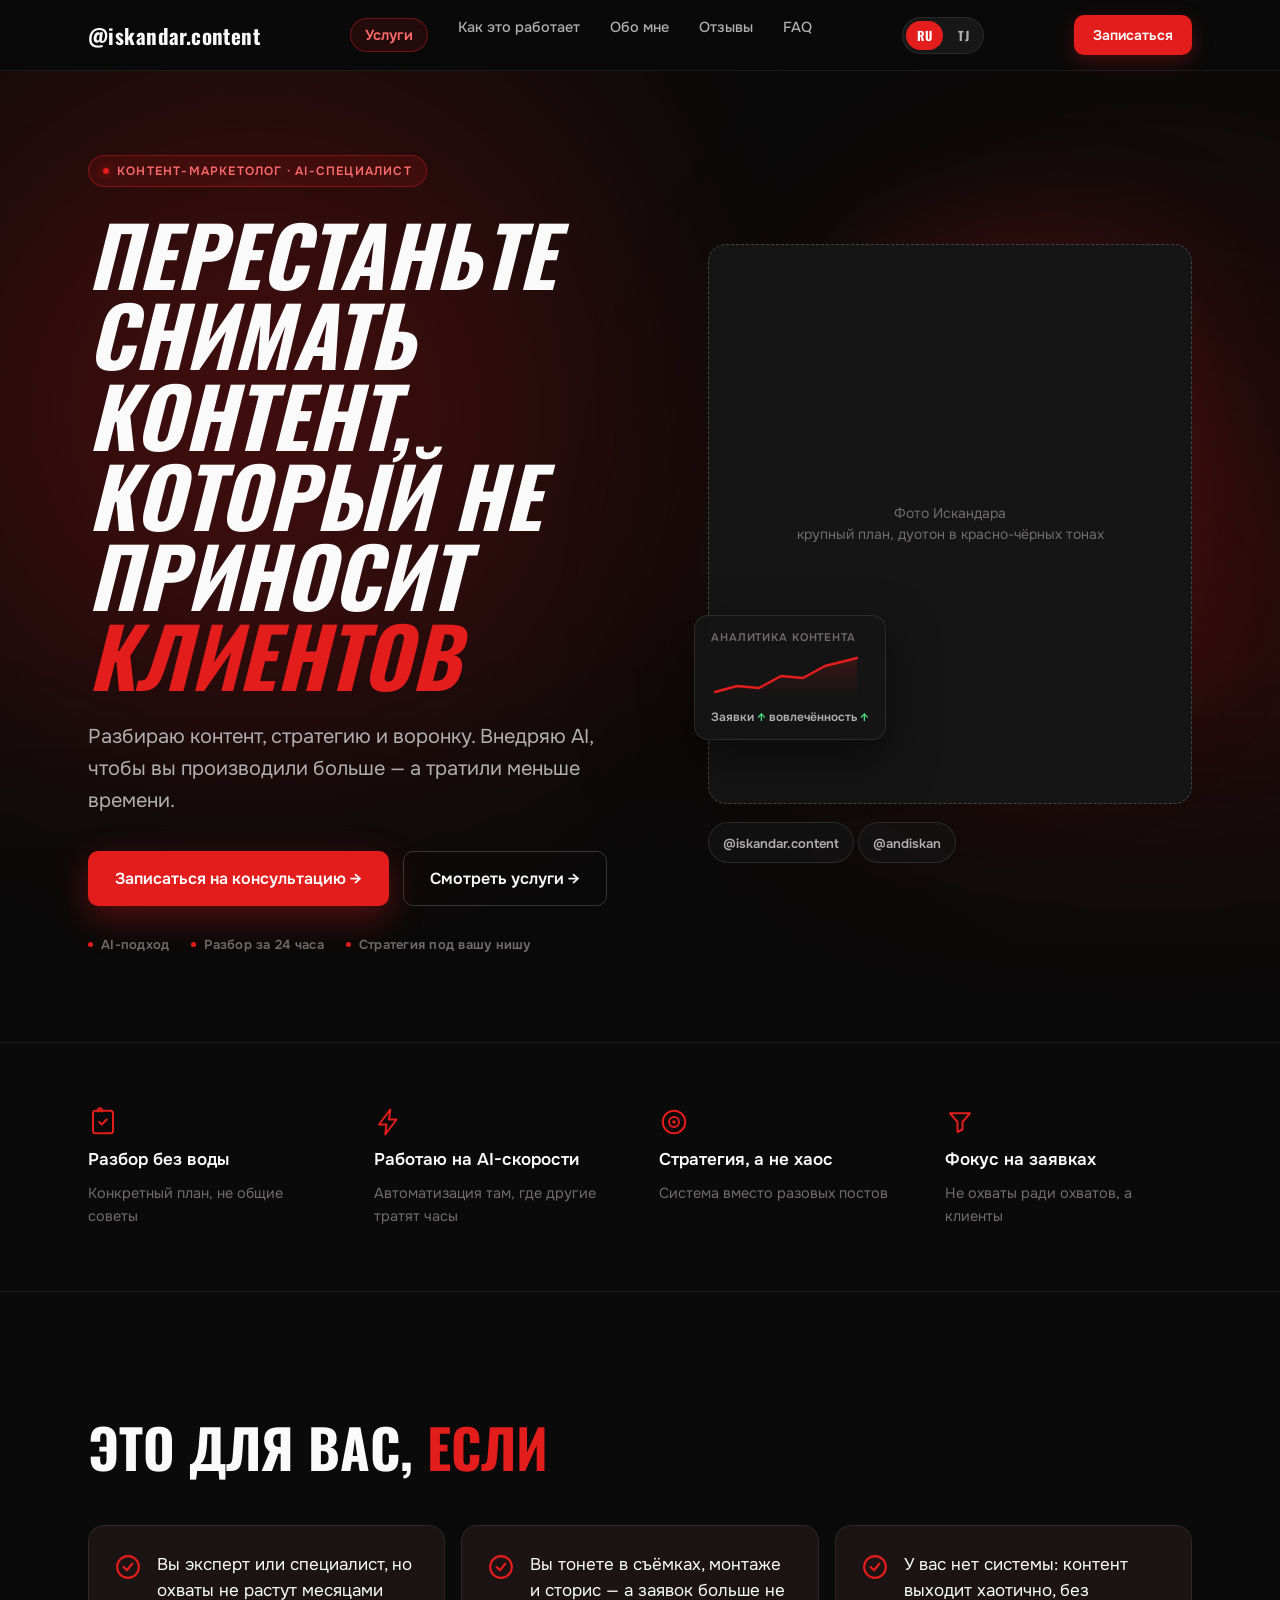
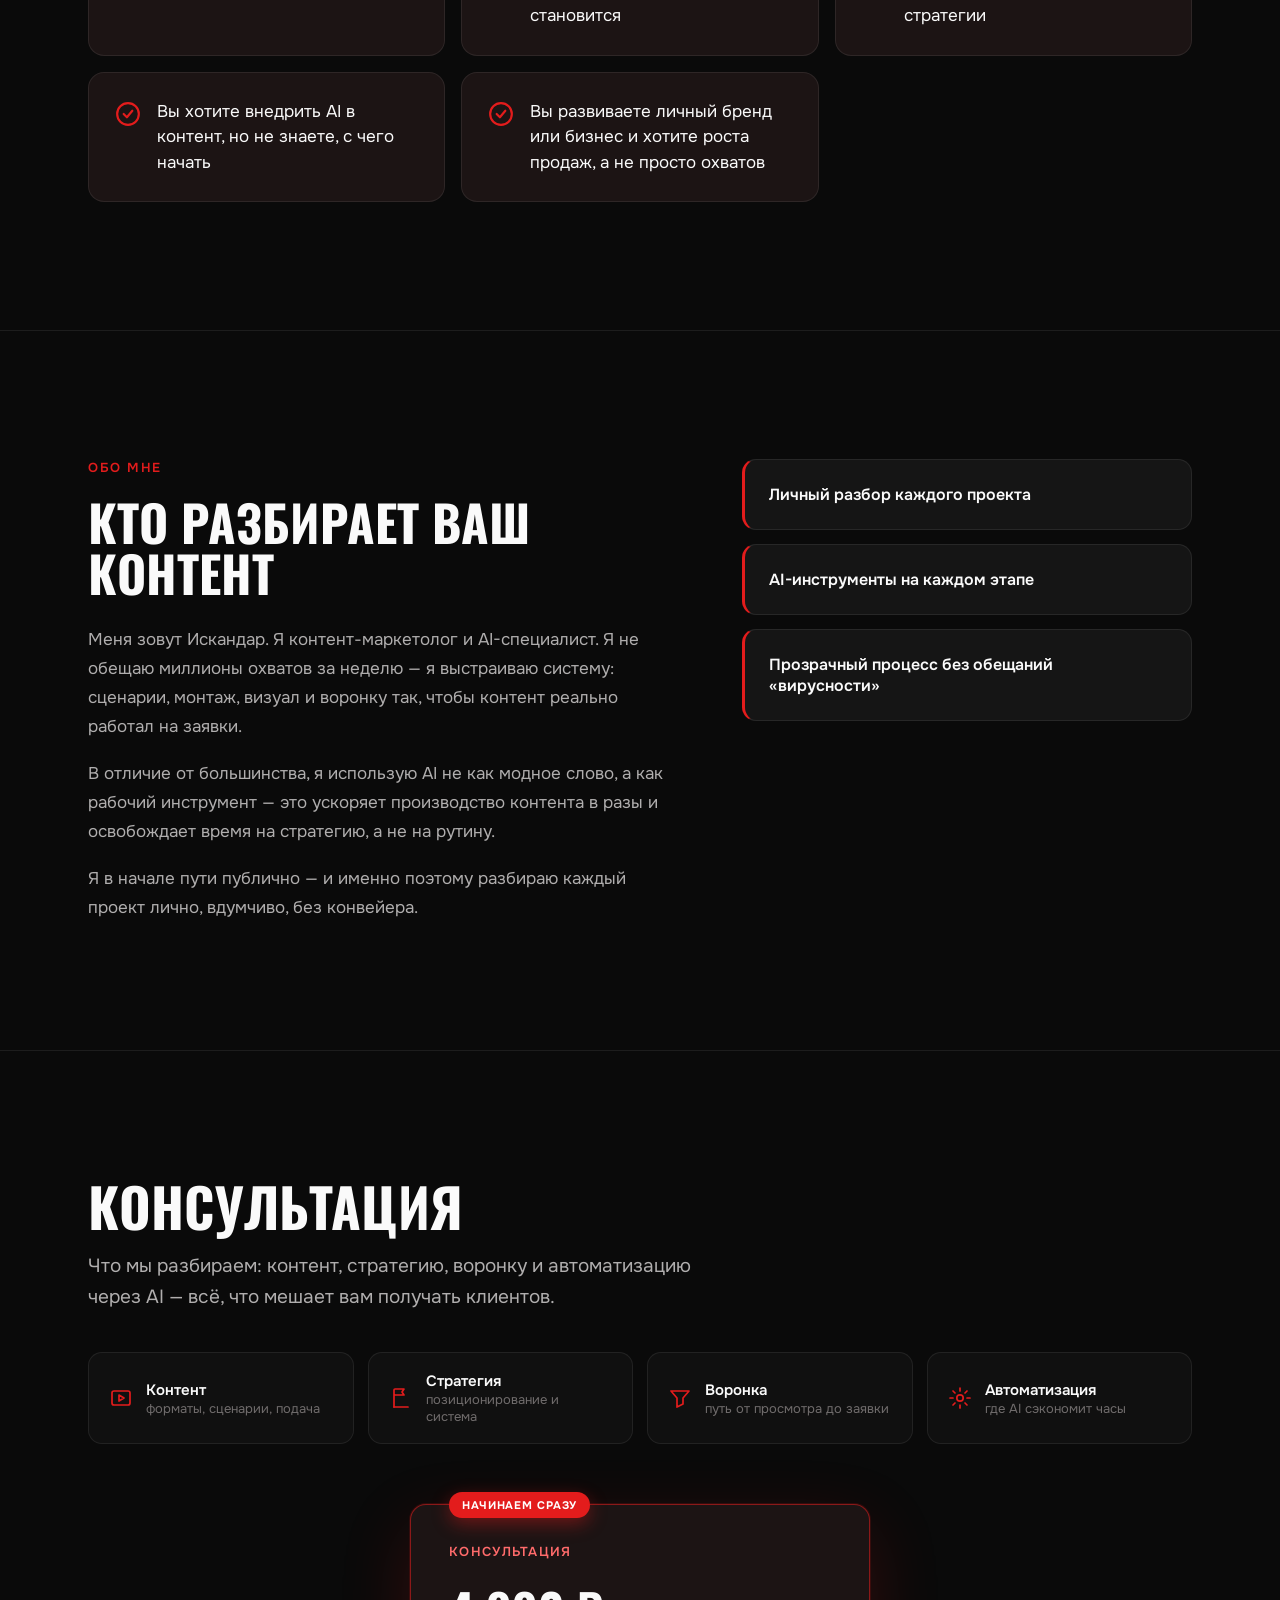
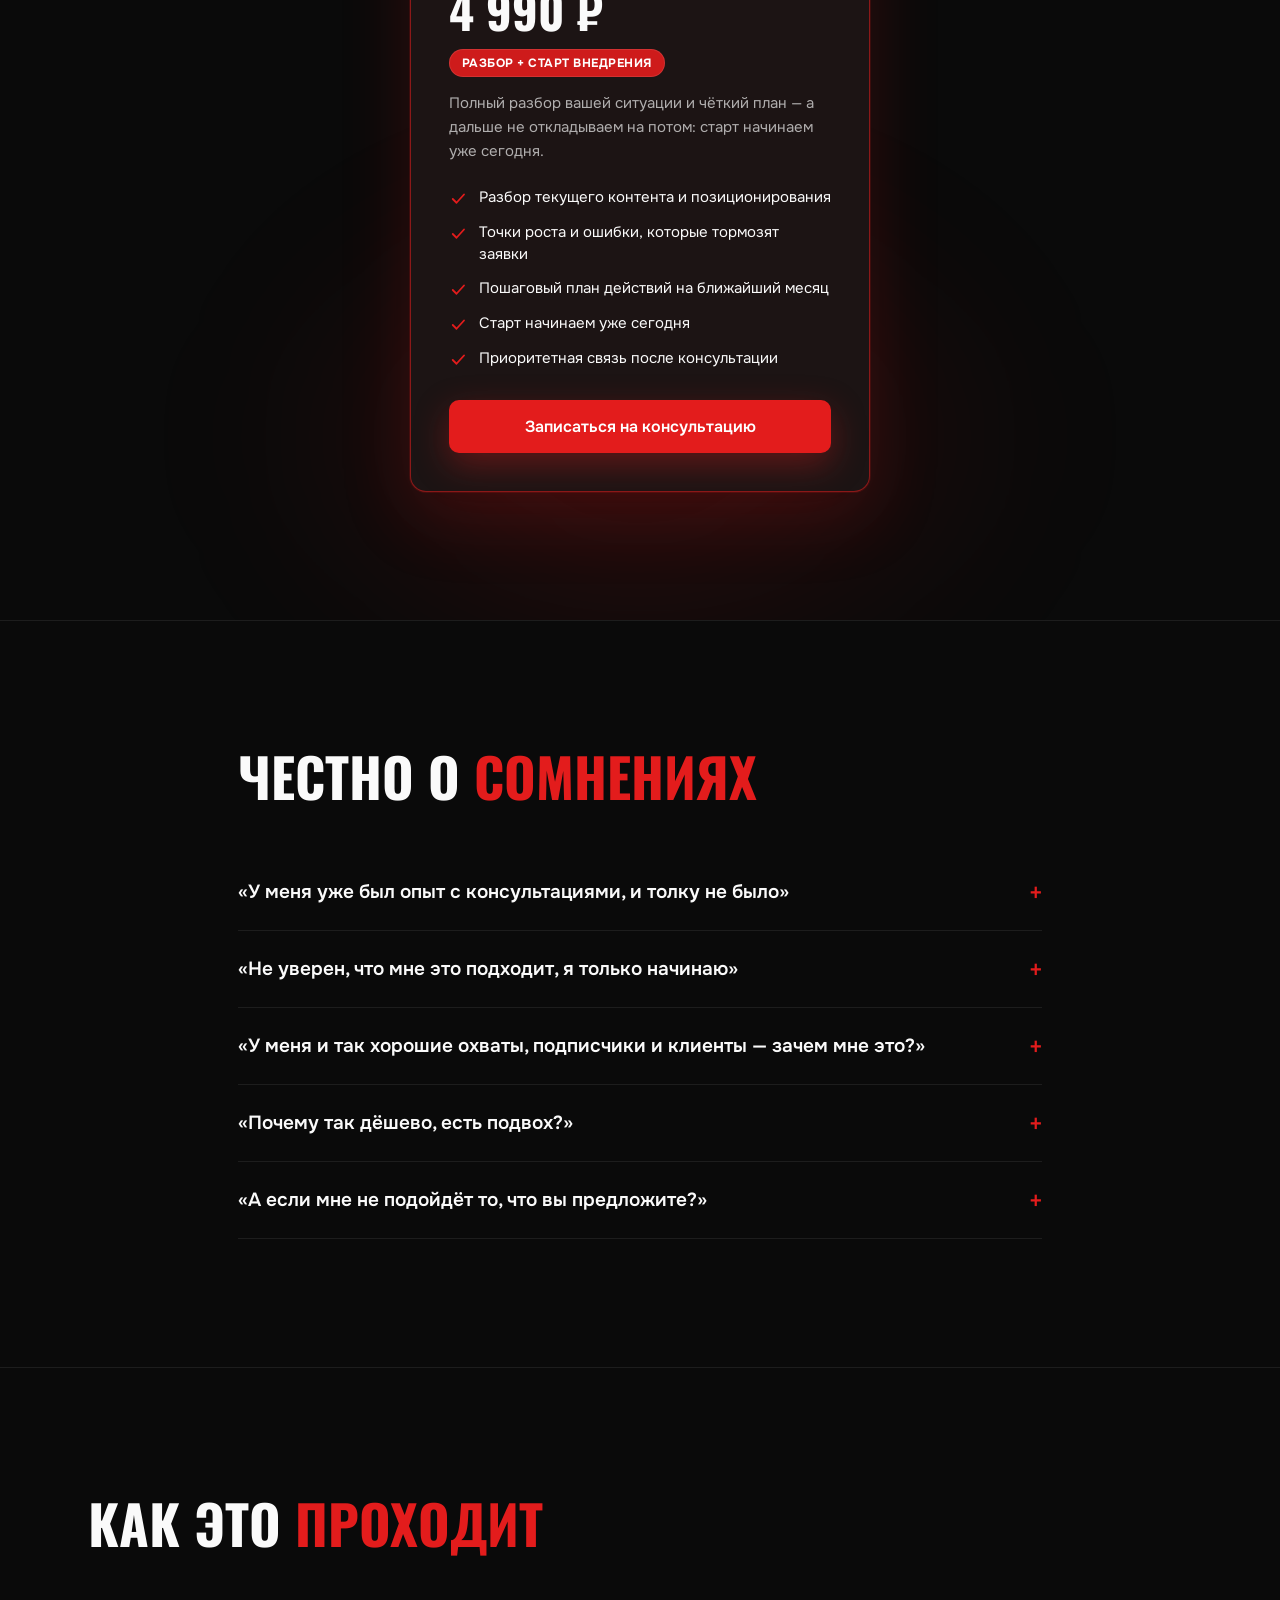
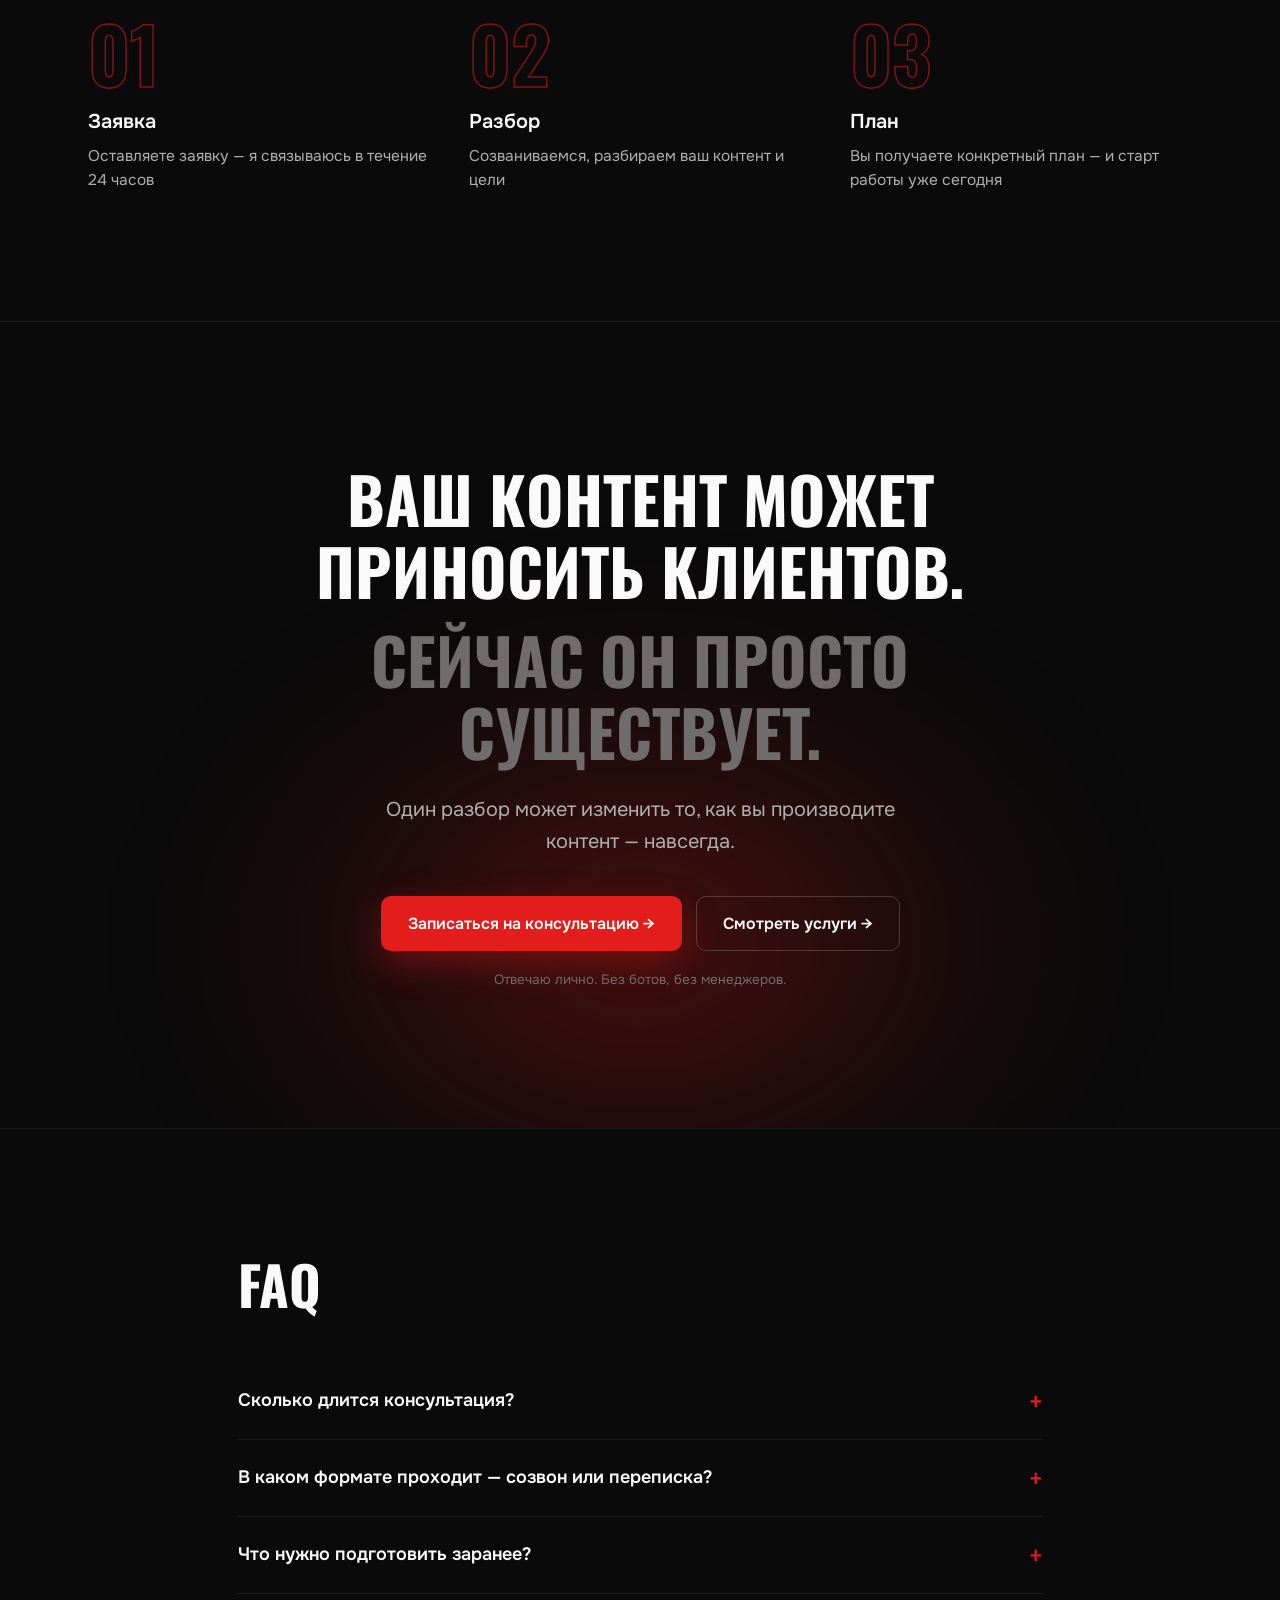
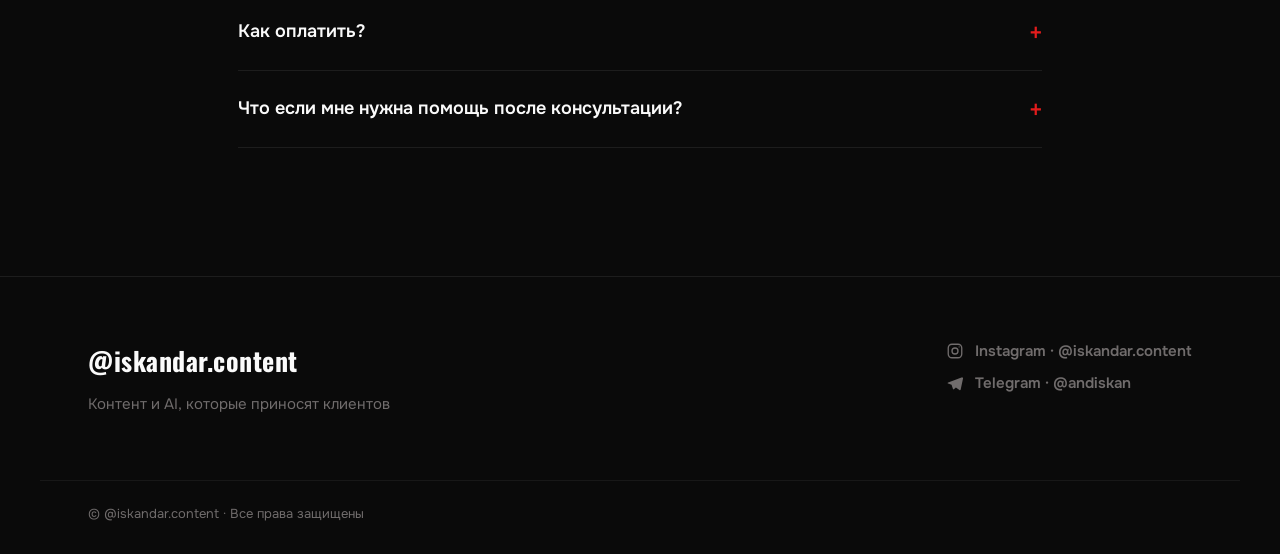
<file: index.html>
<!DOCTYPE html>
<html lang="ru">
<head>
<meta charset="UTF-8">
<meta name="viewport" content="width=device-width, initial-scale=1.0">
<title>Искандар — Контент-маркетолог · AI-специалист</title>
<meta name="description" content="Разбираю контент, стратегию и воронку. Внедряю AI, чтобы вы производили больше — а тратили меньше времени.">
<link rel="preconnect" href="https://fonts.googleapis.com">
<link rel="preconnect" href="https://fonts.gstatic.com" crossorigin>
<link href="https://fonts.googleapis.com/css2?family=Oswald:wght@500;600;700;800&family=Onest:wght@400;500;600;700&display=swap" rel="stylesheet">
<link rel="stylesheet" href="css/style.css">
</head>
<body>

<!-- ============ HEADER ============ -->
<header class="site-header">
  <div class="wrap header-inner">
    <a href="index.html#top" class="logo">@iskandar.content</a>
    <nav class="main-nav">
      <a href="uslugi.html" class="nav-link nav-link-highlight">
        <span class="nav-link-label" data-tj="Хидматҳо">Услуги</span>
        <span class="nav-link-popup"><span class="nav-link-popup-inner">
          <svg width="20" height="20" viewBox="0 0 24 24" fill="none" stroke="#E31C1C" stroke-width="1.7" stroke-linecap="round" stroke-linejoin="round"><rect x="3" y="7" width="18" height="13" rx="2"/><path d="M8 7V5a2 2 0 0 1 2-2h4a2 2 0 0 1 2 2v2"/></svg>
        </span></span>
      </a>
      <a href="#process" class="nav-link">
        <span class="nav-link-label" data-tj="Ин чӣ гуна кор мекунад">Как это работает</span>
        <span class="nav-link-popup"><span class="nav-link-popup-inner">
          <svg width="20" height="20" viewBox="0 0 24 24" fill="none" stroke="#E31C1C" stroke-width="1.7" stroke-linecap="round" stroke-linejoin="round"><circle cx="12" cy="12" r="9"/><path d="m10 8 4 4-4 4"/></svg>
        </span></span>
      </a>
      <a href="#about" class="nav-link">
        <span class="nav-link-label" data-tj="Дар бораи ман">Обо мне</span>
        <span class="nav-link-popup"><span class="nav-link-popup-inner">
          <svg width="20" height="20" viewBox="0 0 24 24" fill="none" stroke="#E31C1C" stroke-width="1.7" stroke-linecap="round" stroke-linejoin="round"><circle cx="12" cy="8" r="4"/><path d="M4 20c0-4.4 3.6-6 8-6s8 1.6 8 6"/></svg>
        </span></span>
      </a>
      <a href="#objections" class="nav-link">
        <span class="nav-link-label" data-tj="Тавсифҳо">Отзывы</span>
        <span class="nav-link-popup"><span class="nav-link-popup-inner">
          <svg width="20" height="20" viewBox="0 0 24 24" fill="none" stroke="#E31C1C" stroke-width="1.7" stroke-linecap="round" stroke-linejoin="round"><path d="M4 5h16v11H8l-4 4V5Z"/></svg>
        </span></span>
      </a>
      <a href="#faq" class="nav-link">
        <span class="nav-link-label" data-tj="Саволҳо">FAQ</span>
        <span class="nav-link-popup"><span class="nav-link-popup-inner">
          <svg width="20" height="20" viewBox="0 0 24 24" fill="none" stroke="#E31C1C" stroke-width="1.7" stroke-linecap="round" stroke-linejoin="round"><circle cx="12" cy="12" r="9"/><path d="M9.2 9a2.8 2.8 0 1 1 4.6 2.1c-.9.7-1.3 1.2-1.3 2.4"/><circle cx="12" cy="17" r="0.6" fill="#E31C1C" stroke="none"/></svg>
        </span></span>
      </a>
    </nav>
    <div class="lang-switch" data-lang-group>
      <button type="button" class="lang-btn is-active" data-lang-btn="ru">RU</button>
      <button type="button" class="lang-btn" data-lang-btn="tj">TJ</button>
    </div>
    <a href="https://t.me/andiskan" target="_blank" rel="noopener" class="btn btn-primary btn-sm" data-tj="Сабти ном">Записаться</a>
  </div>
</header>

<main id="top">

  <!-- ============ HERO ============ -->
  <section class="hero">
    <div id="hero-aurora" class="hero-aurora" aria-hidden="true"></div>
    <div class="wrap hero-inner">
      <div class="hero-left">
        <div class="badge" data-reveal>
          <span class="badge-dot"></span>
          <span data-tj="Мутахассиси контент-маркетинг · Мутахассиси AI">Контент-маркетолог · AI-специалист</span>
        </div>
        <h1 data-reveal style="--delay:80ms" data-tj="Дигар контент нагиред, ки барои шумо &lt;span class=&quot;accent-text&quot;&gt;муштарӣ&lt;/span&gt; намеорад">Перестаньте снимать контент, который не приносит <span class="accent-text">клиентов</span></h1>
        <p class="lead" data-reveal style="--delay:160ms" data-tj="Контент, стратегия ва воронкаи фурӯшро таҳлил мекунам. AI-ро ҷорӣ мекунам, то шумо бештар истеҳсол кунед — вале вақти камтар сарф кунед.">Разбираю контент, стратегию и воронку. Внедряю AI, чтобы вы производили больше — а тратили меньше времени.</p>
        <div class="hero-cta" data-reveal style="--delay:240ms">
          <a href="https://t.me/andiskan" target="_blank" rel="noopener" class="btn btn-primary btn-lg" data-tj="Ба машварат сабти ном шудан →">Записаться на консультацию →</a>
          <a href="uslugi.html" class="btn btn-outline btn-lg" data-tj="Хидматҳоро дидан →">Смотреть услуги →</a>
        </div>
        <div class="trust-row" data-reveal style="--delay:320ms">
          <span><i></i><span data-tj="Равиши AI">AI-подход</span></span>
          <span><i></i><span data-tj="Таҳлил дар 24 соат">Разбор за 24 часа</span></span>
          <span><i></i><span data-tj="Стратегия барои нишаи шумо">Стратегия под вашу нишу</span></span>
        </div>
      </div>
      <div class="hero-right" data-reveal style="--delay:120ms">
        <div class="hero-photo-wrap">
          <div class="hero-photo-glow" aria-hidden="true"></div>
          <div class="hero-photo photo-placeholder">
            <span data-tj="Акси Искандар&lt;br&gt;наздик, дуотон бо рангҳои сурху сиёҳ">Фото Искандара<br>крупный план, дуотон в красно-чёрных тонах</span>
          </div>
          <div class="analytics-chip">
            <div class="analytics-label" data-tj="Таҳлили контент">Аналитика контента</div>
            <svg width="150" height="46" viewBox="0 0 150 46" fill="none">
              <polyline points="4,40 26,34 48,36 70,24 92,26 114,14 146,6" stroke="#E31C1C" stroke-width="2.4" fill="none" stroke-linecap="round" stroke-linejoin="round"/>
              <polyline points="4,40 26,34 48,36 70,24 92,26 114,14 146,6 146,46 4,46" fill="url(#hg)" stroke="none" opacity="0.5"/>
              <defs><linearGradient id="hg" x1="0" y1="0" x2="0" y2="1"><stop offset="0" stop-color="#E31C1C" stop-opacity="0.35"/><stop offset="1" stop-color="#E31C1C" stop-opacity="0"/></linearGradient></defs>
            </svg>
            <div class="analytics-caption" data-tj="Дархостҳо &lt;span class=&quot;up&quot;&gt;↑&lt;/span&gt; ҷалбшавӣ &lt;span class=&quot;up&quot;&gt;↑&lt;/span&gt;">Заявки <span class="up">↑</span> вовлечённость <span class="up">↑</span></div>
          </div>
        </div>
        <div class="social-links" data-social-group>
          <a href="https://instagram.com/iskandar.content" target="_blank" rel="noopener" class="social-link">
            <span class="social-link-popup"><span class="social-link-popup-inner">
              <svg width="26" height="26" viewBox="0 0 24 24" fill="none" stroke="#E31C1C" stroke-width="1.8"><rect x="3" y="3" width="18" height="18" rx="5"/><circle cx="12" cy="12" r="4"/><circle cx="17.5" cy="6.5" r="0.6" fill="#E31C1C" stroke="none"/></svg>
            </span></span>
            <span class="social-link-label">@iskandar.content</span>
          </a>
          <a href="https://t.me/andiskan" target="_blank" rel="noopener" class="social-link">
            <span class="social-link-popup"><span class="social-link-popup-inner">
              <svg width="26" height="26" viewBox="0 0 24 24" fill="#E31C1C"><path d="M21.5 4.3 2.9 11.4c-1 .4-1 1.1-.2 1.3l4.7 1.5 1.8 5.6c.2.6.1.8.7.8.5 0 .7-.2 1-.5l2.3-2.2 4.7 3.5c.9.5 1.5.2 1.7-.8l3.1-14.5c.3-1.3-.5-1.9-1.9-1.3Z"/></svg>
            </span></span>
            <span class="social-link-label">@andiskan</span>
          </a>
        </div>
      </div>
    </div>
  </section>

  <!-- ============ ADVANTAGES STRIP ============ -->
  <section class="advantages">
    <div class="wrap advantages-grid">
      <div class="advantage" data-reveal>
        <svg width="30" height="30" viewBox="0 0 24 24" fill="none" stroke="#E31C1C" stroke-width="1.6" stroke-linecap="round" stroke-linejoin="round"><rect x="4" y="3" width="16" height="18" rx="2"/><path d="M8 3.5V2.5a1.5 1.5 0 0 1 3 0v1M9 12l2 2 4-4"/></svg>
        <div class="advantage-title" data-tj="Таҳлили бидуни ҳарф">Разбор без воды</div>
        <div class="advantage-text" data-tj="Нақшаи мушаххас, на маслиҳатҳои умумӣ">Конкретный план, не общие советы</div>
      </div>
      <div class="advantage" data-reveal style="--delay:80ms">
        <svg width="30" height="30" viewBox="0 0 24 24" fill="none" stroke="#E31C1C" stroke-width="1.6" stroke-linecap="round" stroke-linejoin="round"><path d="M13 2 4 14h6l-1 8 9-12h-6l1-8Z"/></svg>
        <div class="advantage-title" data-tj="Бо суръати AI кор мекунам">Работаю на AI-скорости</div>
        <div class="advantage-text" data-tj="Автоматикунонӣ дар ҷое, ки дигарон соатҳо сарф мекунанд">Автоматизация там, где другие тратят часы</div>
      </div>
      <div class="advantage" data-reveal style="--delay:160ms">
        <svg width="30" height="30" viewBox="0 0 24 24" fill="none" stroke="#E31C1C" stroke-width="1.6" stroke-linecap="round" stroke-linejoin="round"><circle cx="12" cy="12" r="9"/><circle cx="12" cy="12" r="4"/><circle cx="12" cy="12" r="0.6" fill="#E31C1C"/></svg>
        <div class="advantage-title" data-tj="Стратегия, на бетартибӣ">Стратегия, а не хаос</div>
        <div class="advantage-text" data-tj="Системаи корӣ ба ҷои постҳои алоҳида">Система вместо разовых постов</div>
      </div>
      <div class="advantage" data-reveal style="--delay:240ms">
        <svg width="30" height="30" viewBox="0 0 24 24" fill="none" stroke="#E31C1C" stroke-width="1.6" stroke-linecap="round" stroke-linejoin="round"><path d="M4 5h16l-6 7v6l-4 2v-8L4 5Z"/></svg>
        <div class="advantage-title" data-tj="Тамаркуз ба дархостҳо">Фокус на заявках</div>
        <div class="advantage-text" data-tj="На фарогирӣ барои фарогирӣ, балки муштариён">Не охваты ради охватов, а клиенты</div>
      </div>
    </div>
  </section>

  <!-- ============ FOR WHOM ============ -->
  <section class="for-whom wrap">
    <h2 data-reveal data-tj="Ин барои шумост, &lt;span class=&quot;accent-text&quot;&gt;агар&lt;/span&gt;">Это для вас, <span class="accent-text">если</span></h2>
    <div class="for-whom-grid">
      <div class="for-whom-card" data-reveal>
        <svg width="26" height="26" viewBox="0 0 24 24" fill="none" stroke="#E31C1C" stroke-width="2" stroke-linecap="round" stroke-linejoin="round"><circle cx="12" cy="12" r="10"/><path d="m8 12 3 3 5-6"/></svg>
        <span data-tj="Шумо коршинос ё мутахассис ҳастед, аммо фарогирӣ моҳҳост зиёд намешавад">Вы эксперт или специалист, но охваты не растут месяцами</span>
      </div>
      <div class="for-whom-card" data-reveal style="--delay:80ms">
        <svg width="26" height="26" viewBox="0 0 24 24" fill="none" stroke="#E31C1C" stroke-width="2" stroke-linecap="round" stroke-linejoin="round"><circle cx="12" cy="12" r="10"/><path d="m8 12 3 3 5-6"/></svg>
        <span data-tj="Шумо дар навор гирифтан, монтаж ва сторис ғарқ шудаед — вале дархостҳо зиёд намешаванд">Вы тонете в съёмках, монтаже и сторис — а заявок больше не становится</span>
      </div>
      <div class="for-whom-card" data-reveal style="--delay:160ms">
        <svg width="26" height="26" viewBox="0 0 24 24" fill="none" stroke="#E31C1C" stroke-width="2" stroke-linecap="round" stroke-linejoin="round"><circle cx="12" cy="12" r="10"/><path d="m8 12 3 3 5-6"/></svg>
        <span data-tj="Шумо система надоред: контент бетартибона, бидуни стратегия пахш мешавад">У вас нет системы: контент выходит хаотично, без стратегии</span>
      </div>
      <div class="for-whom-card" data-reveal style="--delay:240ms">
        <svg width="26" height="26" viewBox="0 0 24 24" fill="none" stroke="#E31C1C" stroke-width="2" stroke-linecap="round" stroke-linejoin="round"><circle cx="12" cy="12" r="10"/><path d="m8 12 3 3 5-6"/></svg>
        <span data-tj="Шумо мехоҳед AI-ро дар контент ҷорӣ кунед, вале намедонед аз куҷо сар кунед">Вы хотите внедрить AI в контент, но не знаете, с чего начать</span>
      </div>
      <div class="for-whom-card" data-reveal style="--delay:320ms">
        <svg width="26" height="26" viewBox="0 0 24 24" fill="none" stroke="#E31C1C" stroke-width="2" stroke-linecap="round" stroke-linejoin="round"><circle cx="12" cy="12" r="10"/><path d="m8 12 3 3 5-6"/></svg>
        <span data-tj="Шумо бренди шахсӣ ё бизнеси худро рушд медиҳед ва на танҳо фарогирӣ, балки афзоиши фурӯшро мехоҳед">Вы развиваете личный бренд или бизнес и хотите роста продаж, а не просто охватов</span>
      </div>
    </div>
  </section>

  <!-- ============ ABOUT ============ -->
  <section id="about" class="about">
    <div class="wrap about-inner">
      <div class="about-text">
        <div class="eyebrow" data-reveal data-tj="Дар бораи ман">Обо мне</div>
        <h2 data-reveal style="--delay:60ms" data-tj="Кӣ контенти шуморо таҳлил мекунад">Кто разбирает ваш контент</h2>
        <p data-reveal style="--delay:120ms" data-tj="Номи ман Искандар аст. Ман мутахассиси контент-маркетинг ва AI ҳастам. Ман миллионҳо фарогириро дар як ҳафта ваъда намедиҳам — ман система месозам: сенария, монтаж, визуал ва воронкаро тавре месозам, ки контент воқеан барои дархостҳо кор кунад.">Меня зовут Искандар. Я контент-маркетолог и AI-специалист. Я не обещаю миллионы охватов за неделю — я выстраиваю систему: сценарии, монтаж, визуал и воронку так, чтобы контент реально работал на заявки.</p>
        <p data-reveal style="--delay:160ms" data-tj="Бар хилофи аксарият, ман AI-ро на ҳамчун калимаи модӣ, балки ҳамчун абзори корӣ истифода мебарам — ин истеҳсоли контентро якчанд маротиба тезтар мекунад ва вақтро барои стратегия, на рутин, озод мекунад.">В отличие от большинства, я использую AI не как модное слово, а как рабочий инструмент — это ускоряет производство контента в разы и освобождает время на стратегию, а не на рутину.</p>
        <p data-reveal style="--delay:200ms" data-tj="Ман дар оғози роҳи оммавии худ ҳастам — ва маҳз барои ҳамин ҳар лоиҳаро шахсан, бодиққат ва бидуни конвейер таҳлил мекунам.">Я в начале пути публично — и именно поэтому разбираю каждый проект лично, вдумчиво, без конвейера.</p>
      </div>
      <div class="about-facts">
        <div class="fact-card" data-reveal data-tj="Таҳлили шахсии ҳар лоиҳа">Личный разбор каждого проекта</div>
        <div class="fact-card" data-reveal style="--delay:80ms" data-tj="Абзорҳои AI дар ҳар марҳала">AI-инструменты на каждом этапе</div>
        <div class="fact-card" data-reveal style="--delay:160ms" data-tj="Раванди шаффоф бидуни ваъдаи «вирусӣ шудан»">Прозрачный процесс без обещаний «вирусности»</div>
      </div>
    </div>
  </section>

  <!-- ============ CONSULTATION ============ -->
  <section id="consult" class="consult">
    <div class="consult-glow" aria-hidden="true"></div>
    <div class="wrap consult-inner">
      <h2 data-reveal data-tj="Машварат">Консультация</h2>
      <p class="lead" data-reveal style="--delay:60ms" data-tj="Мо чиро таҳлил мекунем: контент, стратегия, воронка ва автоматикунонӣ тавассути AI — ҳама чизе, ки ба гирифтани муштариён монеъ мешавад.">Что мы разбираем: контент, стратегию, воронку и автоматизацию через AI — всё, что мешает вам получать клиентов.</p>

      <div class="topics-grid" data-reveal>
        <div class="topic">
          <svg width="24" height="24" viewBox="0 0 24 24" fill="none" stroke="#E31C1C" stroke-width="1.7" stroke-linecap="round" stroke-linejoin="round"><rect x="3" y="5" width="18" height="14" rx="2"/><path d="m10 9 5 3-5 3V9Z"/></svg>
          <div><div class="topic-title" data-tj="Контент">Контент</div><div class="topic-text" data-tj="форматҳо, сенарияҳо, пешниҳод">форматы, сценарии, подача</div></div>
        </div>
        <div class="topic">
          <svg width="24" height="24" viewBox="0 0 24 24" fill="none" stroke="#E31C1C" stroke-width="1.7" stroke-linecap="round" stroke-linejoin="round"><path d="M5 21V4a1 1 0 0 1 1-1h9l-2 3 2 3H6"/><path d="M5 21h14"/></svg>
          <div><div class="topic-title" data-tj="Стратегия">Стратегия</div><div class="topic-text" data-tj="позитсионӣ кардан ва система">позиционирование и система</div></div>
        </div>
        <div class="topic">
          <svg width="24" height="24" viewBox="0 0 24 24" fill="none" stroke="#E31C1C" stroke-width="1.7" stroke-linecap="round" stroke-linejoin="round"><path d="M3 5h18l-6 7v6l-6 3v-9L3 5Z"/></svg>
          <div><div class="topic-title" data-tj="Воронка">Воронка</div><div class="topic-text" data-tj="роҳ аз тамошо то дархост">путь от просмотра до заявки</div></div>
        </div>
        <div class="topic">
          <svg width="24" height="24" viewBox="0 0 24 24" fill="none" stroke="#E31C1C" stroke-width="1.7" stroke-linecap="round" stroke-linejoin="round"><circle cx="12" cy="12" r="3.2"/><path d="M12 2v3M12 19v3M2 12h3M19 12h3M5 5l2 2M17 17l2 2M19 5l-2 2M7 17l-2 2"/></svg>
          <div><div class="topic-title" data-tj="Автоматикунонӣ">Автоматизация</div><div class="topic-text" data-tj="дар куҷо AI соатҳоро сарфа мекунад">где AI сэкономит часы</div></div>
        </div>
      </div>

      <div class="tariffs tariffs-single">
        <div class="tariff-card tariff-vip" data-reveal>
          <div class="tariff-badge" data-tj="Фавран сар мекунем">Начинаем сразу</div>
          <div class="tariff-name tariff-name-vip" data-tj="Машварат">Консультация</div>
          <div class="tariff-price">4 990 ₽</div>
          <div class="tariff-tag tariff-tag-vip" data-tj="Таҳлил + сар кардани татбиқ">Разбор + старт внедрения</div>
          <p class="tariff-desc" data-tj="Таҳлили пурраи вазъи шумо ва нақшаи возеҳ — ва минбаъд ба таъхир намеандозем: имрӯз сар мекунем.">Полный разбор вашей ситуации и чёткий план — а дальше не откладываем на потом: старт начинаем уже сегодня.</p>
          <ul class="tariff-list tariff-list-vip">
            <li data-tj="Таҳлили контенти ҷорӣ ва позитсионӣ">Разбор текущего контента и позиционирования</li>
            <li data-tj="Нуқтаҳои рушд ва хатоҳое, ки дархостҳоро суст мекунанд">Точки роста и ошибки, которые тормозят заявки</li>
            <li data-tj="Нақшаи қадам ба қадам барои моҳи оянда">Пошаговый план действий на ближайший месяц</li>
            <li data-tj="Имрӯз сар мекунем">Старт начинаем уже сегодня</li>
            <li data-tj="Алоқаи афзалиятнок пас аз машварат">Приоритетная связь после консультации</li>
          </ul>
          <a href="https://t.me/andiskan" target="_blank" rel="noopener" class="btn btn-primary tariff-cta" data-tj="Ба машварат сабти ном шудан">Записаться на консультацию</a>
        </div>
      </div>
    </div>
  </section>

  <!-- ============ OBJECTIONS ============ -->
  <section id="objections" class="objections">
    <div class="wrap wrap-narrow">
      <h2 data-reveal data-tj="Самимона дар бораи &lt;span class=&quot;accent-text&quot;&gt;шубҳаҳо&lt;/span&gt;">Честно о <span class="accent-text">сомнениях</span></h2>
      <div class="accordion" data-reveal style="--delay:80ms" data-accordion>
        <div class="acc-item">
          <button class="acc-toggle" aria-expanded="false">
            <span class="acc-q" data-tj="«Ман аллакай таҷрибаи машварат доштам ва фоидае набуд»">«У меня уже был опыт с консультациями, и толку не было»</span>
            <span class="acc-icon">+</span>
          </button>
          <div class="acc-body"><p data-tj="Аксари машваратҳо маслиҳатҳои умумӣ медиҳанд. Ман нақшаи мушаххас барои вазъи шумо медиҳам — ва мо онро дарҳол татбиқ мекунем, на ба таъхир меандозем.">Большинство консультаций дают общие советы. Я даю конкретный план под вашу ситуацию — и мы начинаем внедрять его сразу, а не откладываем на потом.</p></div>
        </div>
        <div class="acc-item">
          <button class="acc-toggle" aria-expanded="false">
            <span class="acc-q" data-tj="«Боварӣ надорам, ки ин ба ман мувофиқ аст, ман тозагӣ сар кардаам»">«Не уверен, что мне это подходит, я только начинаю»</span>
            <span class="acc-icon">+</span>
          </button>
          <div class="acc-body"><p data-tj="Маҳз дар оғоз муҳимтарин чиз ин аст, ки хатоҳое накунед, ки моҳҳо суст мекунанд. Таҳлил дар аввали роҳ вақти бештарро сарфа мекунад, назар ба миёнаи роҳ.">Именно на старте важнее всего не наделать ошибок, которые потом тормозят на месяцы. Разбор в начале пути экономит больше времени, чем в середине.</p></div>
        </div>
        <div class="acc-item">
          <button class="acc-toggle" aria-expanded="false">
            <span class="acc-q" data-tj="«Ман аллакай фарогирии хуб, обуначиён ва муштариён дорам — ин барои чӣ ба ман лозим аст?»">«У меня и так хорошие охваты, подписчики и клиенты — зачем мне это?»</span>
            <span class="acc-icon">+</span>
          </button>
          <div class="acc-body"><p data-tj="Ин олист — маънояш, фундамент аллакай мавҷуд аст. Аммо тақрибан ҳамеша қисми аудитория то дархост намерасад, ва барои контент вақти хеле зиёд сарф мешавад. Бо AI мо истеҳсолотро тезтар мекунем ва воронкаро мустаҳкам мекунем — ва шумо аз ҳамон фарогирӣ бо сарфи камтар қувва муштариён ва фурӯши бештар мегиред.">Это здорово — значит, фундамент уже есть. Но почти всегда часть аудитории не доходит до заявки, а на контент уходит слишком много времени. С AI мы ускорим производство и усилим воронку — и вы получите больше клиентов и продаж из того же охвата, тратя меньше сил.</p></div>
        </div>
        <div class="acc-item">
          <button class="acc-toggle" aria-expanded="false">
            <span class="acc-q" data-tj="«Чаро ин қадар арзон аст, магар фиреб ҳаст?»">«Почему так дёшево, есть подвох?»</span>
            <span class="acc-icon">+</span>
          </button>
          <div class="acc-body"><p data-tj="Ин нуқтаи вуруд аст, на фурӯши якдафъагӣ. Ҳадафи ман ин аст, ки шумо натиҷаи равиши моро дар машварат бинед ва хоҳед минбаъд ҳамкорӣ кунед.">Это входная точка, а не разовая продажа. Моя цель — чтобы вы увидели результат подхода на консультации и захотели работать дальше.</p></div>
        </div>
        <div class="acc-item">
          <button class="acc-toggle" aria-expanded="false">
            <span class="acc-q" data-tj="«Агар он чи шумо пешниҳод мекунед, ба ман мувофиқ набошад чӣ?»">«А если мне не подойдёт то, что вы предложите?»</span>
            <span class="acc-icon">+</span>
          </button>
          <div class="acc-body"><p data-tj="Мо маҳз вазъи шуморо таҳлил мекунем, на шаблони универсалӣ медиҳем. Нақша барои нишаи шумо, захираҳо ва ҳадафҳоятон сохта мешавад.">Мы разбираем именно вашу ситуацию, а не даём универсальный шаблон. План строится под вашу нишу, ресурсы и цели.</p></div>
        </div>
      </div>
    </div>
  </section>

  <!-- ============ PROCESS ============ -->
  <section id="process" class="process">
    <div class="wrap">
      <h2 data-reveal data-tj="Ин чӣ гуна &lt;span class=&quot;accent-text&quot;&gt;мегузарад&lt;/span&gt;">Как это <span class="accent-text">проходит</span></h2>
      <div class="process-grid">
        <div class="process-step" data-reveal>
          <div class="process-num">01</div>
          <div class="process-title" data-tj="Дархост">Заявка</div>
          <div class="process-text" data-tj="Дархост мегузоред — ман дар давоми 24 соат тамос мегирам">Оставляете заявку — я связываюсь в течение 24 часов</div>
        </div>
        <div class="process-step" data-reveal style="--delay:100ms">
          <div class="process-num">02</div>
          <div class="process-title" data-tj="Таҳлил">Разбор</div>
          <div class="process-text" data-tj="Занг мезанем, контент ва ҳадафҳои шуморо таҳлил мекунем">Созваниваемся, разбираем ваш контент и цели</div>
        </div>
        <div class="process-step" data-reveal style="--delay:200ms">
          <div class="process-num">03</div>
          <div class="process-title" data-tj="Нақша">План</div>
          <div class="process-text" data-tj="Шумо нақшаи мушаххас мегиред — ва кор ҳамин рӯз сар мешавад">Вы получаете конкретный план — и старт работы уже сегодня</div>
        </div>
      </div>
    </div>
  </section>

  <!-- ============ FINAL CTA ============ -->
  <section class="final-cta">
    <div class="final-cta-glow" aria-hidden="true"></div>
    <div class="wrap wrap-cta">
      <h2 data-reveal data-tj="Контенти шумо метавонад муштарӣ орад.&lt;br&gt;&lt;span class=&quot;muted-line&quot;&gt;Ҳозир он танҳо вуҷуд дорад.&lt;/span&gt;">Ваш контент может приносить клиентов.<br><span class="muted-line">Сейчас он просто существует.</span></h2>
      <p class="lead" data-reveal style="--delay:80ms" data-tj="Як таҳлил метавонад тарзи истеҳсоли контенти шуморо то абад тағйир диҳад.">Один разбор может изменить то, как вы производите контент — навсегда.</p>
      <div class="hero-cta" style="justify-content:center" data-reveal style="--delay:140ms">
        <a href="https://t.me/andiskan" target="_blank" rel="noopener" class="btn btn-primary btn-lg" data-tj="Ба машварат сабти ном шудан →">Записаться на консультацию →</a>
        <a href="uslugi.html" class="btn btn-outline btn-lg" data-tj="Хидматҳоро дидан →">Смотреть услуги →</a>
      </div>
      <div class="final-cta-note" data-reveal style="--delay:200ms" data-tj="Шахсан ҷавоб медиҳам. Бидуни бот, бидуни менеҷер.">Отвечаю лично. Без ботов, без менеджеров.</div>
    </div>
  </section>

  <!-- ============ FAQ ============ -->
  <section id="faq" class="faq">
    <div class="wrap wrap-narrow">
      <h2 data-reveal data-tj="Саволҳо">FAQ</h2>
      <div class="accordion" data-reveal style="--delay:80ms" data-accordion>
        <div class="acc-item">
          <button class="acc-toggle" aria-expanded="false">
            <span class="acc-q" data-tj="Машварат чанд вақт давом мекунад?">Сколько длится консультация?</span>
            <span class="acc-icon">+</span>
          </button>
          <div class="acc-body"><p data-tj="Ба ҳисоби миёна 45–60 дақиқа дар занг: таҳлил, нақша ва сар кардани татбиқ маҳз дар вақти занг.">В среднем 45–60 минут на созвоне: разбор, план и старт внедрения прямо в эфире.</p></div>
        </div>
        <div class="acc-item">
          <button class="acc-toggle" aria-expanded="false">
            <span class="acc-q" data-tj="Дар кадом формат мегузарад — занг ё мукотиба?">В каком формате проходит — созвон или переписка?</span>
            <span class="acc-icon">+</span>
          </button>
          <div class="acc-body"><p data-tj="Формати асосӣ — видео-занг аст, то ҳама чизро зинда ва аз рӯи экрани шумо таҳлил кунем. Бо мувофиқа таҳлил дар мукотиба низ имконпазир аст.">Основной формат — видеосозвон, чтобы разобрать всё живо и по вашим экранам. По договорённости возможен разбор в переписке.</p></div>
        </div>
        <div class="acc-item">
          <button class="acc-toggle" aria-expanded="false">
            <span class="acc-q" data-tj="Пешакӣ чӣ бояд омода кард?">Что нужно подготовить заранее?</span>
            <span class="acc-icon">+</span>
          </button>
          <div class="acc-body"><p data-tj="Пайвандҳо ба профилҳои шумо ва якчанд намунаи контент, ки аз он норозӣ ҳастед ё баръакс фахр мекунед. Боқимондаро якҷоя таҳлил мекунем.">Ссылки на ваши профили и пару примеров контента, которым вы недовольны или наоборот гордитесь. Остальное разберём вместе.</p></div>
        </div>
        <div class="acc-item">
          <button class="acc-toggle" aria-expanded="false">
            <span class="acc-q" data-tj="Чӣ гуна пардохт кунам?">Как оплатить?</span>
            <span class="acc-icon">+</span>
          </button>
          <div class="acc-body"><p data-tj="Пардохт бо гузариш пас аз тасдиқи вақт. Пайванд ва тафсилотро шахсан ҳангоми сабти ном мефиристам.">Оплата переводом после подтверждения времени. Ссылку и детали пришлю лично при записи.</p></div>
        </div>
        <div class="acc-item">
          <button class="acc-toggle" aria-expanded="false">
            <span class="acc-q" data-tj="Агар пас аз машварат ба ман кӯмак лозим шавад чӣ?">Что если мне нужна помощь после консультации?</span>
            <span class="acc-icon">+</span>
          </button>
          <div class="acc-body"><p data-tj="Пас аз машварат алоқаи афзалиятнок пешбинӣ шудааст. Аз рӯи натиҷаҳо метавон кори минбаъдаро бидуни фишор муҳокима кард.">После консультации предусмотрена приоритетная связь. По итогам можно обсудить дальнейшую работу — без давления.</p></div>
        </div>
      </div>
    </div>
  </section>

</main>

<!-- ============ FOOTER ============ -->
<footer class="site-footer">
  <div class="wrap footer-inner">
    <div class="footer-brand">
      <div class="footer-logo">@iskandar.content</div>
      <div class="footer-tag" data-tj="Контент ва AI, ки муштарӣ меоранд">Контент и AI, которые приносят клиентов</div>
    </div>
    <div class="footer-socials">
      <a href="https://instagram.com/iskandar.content" target="_blank" rel="noopener">
        <svg width="18" height="18" viewBox="0 0 24 24" fill="none" stroke="currentColor" stroke-width="1.8"><rect x="3" y="3" width="18" height="18" rx="5"/><circle cx="12" cy="12" r="4"/><circle cx="17.5" cy="6.5" r="0.7" fill="currentColor" stroke="none"/></svg>
        Instagram · @iskandar.content
      </a>
      <a href="https://t.me/andiskan" target="_blank" rel="noopener">
        <svg width="18" height="18" viewBox="0 0 24 24" fill="currentColor"><path d="M21.5 4.3 2.9 11.4c-1 .4-1 1.1-.2 1.3l4.7 1.5 1.8 5.6c.2.6.1.8.7.8.5 0 .7-.2 1-.5l2.3-2.2 4.7 3.5c.9.5 1.5.2 1.7-.8l3.1-14.5c.3-1.3-.5-1.9-1.9-1.3Z"/></svg>
        Telegram · @andiskan
      </a>
    </div>
  </div>
  <div class="wrap footer-bottom" data-tj="© @iskandar.content · Ҳамаи ҳуқуқҳо ҳифз шудаанд">© @iskandar.content · Все права защищены</div>
</footer>

<!-- ============ MOBILE STICKY CTA ============ -->
<div class="mobile-cta mobile-cta-split">
  <a href="https://t.me/andiskan" target="_blank" rel="noopener" class="btn btn-primary" data-tj="Машварат">Консультация</a>
  <a href="uslugi.html" class="btn btn-outline" data-tj="Хидматҳо">Услуги</a>
</div>

<script src="js/script.js"></script>
</body>
</html>
</file>
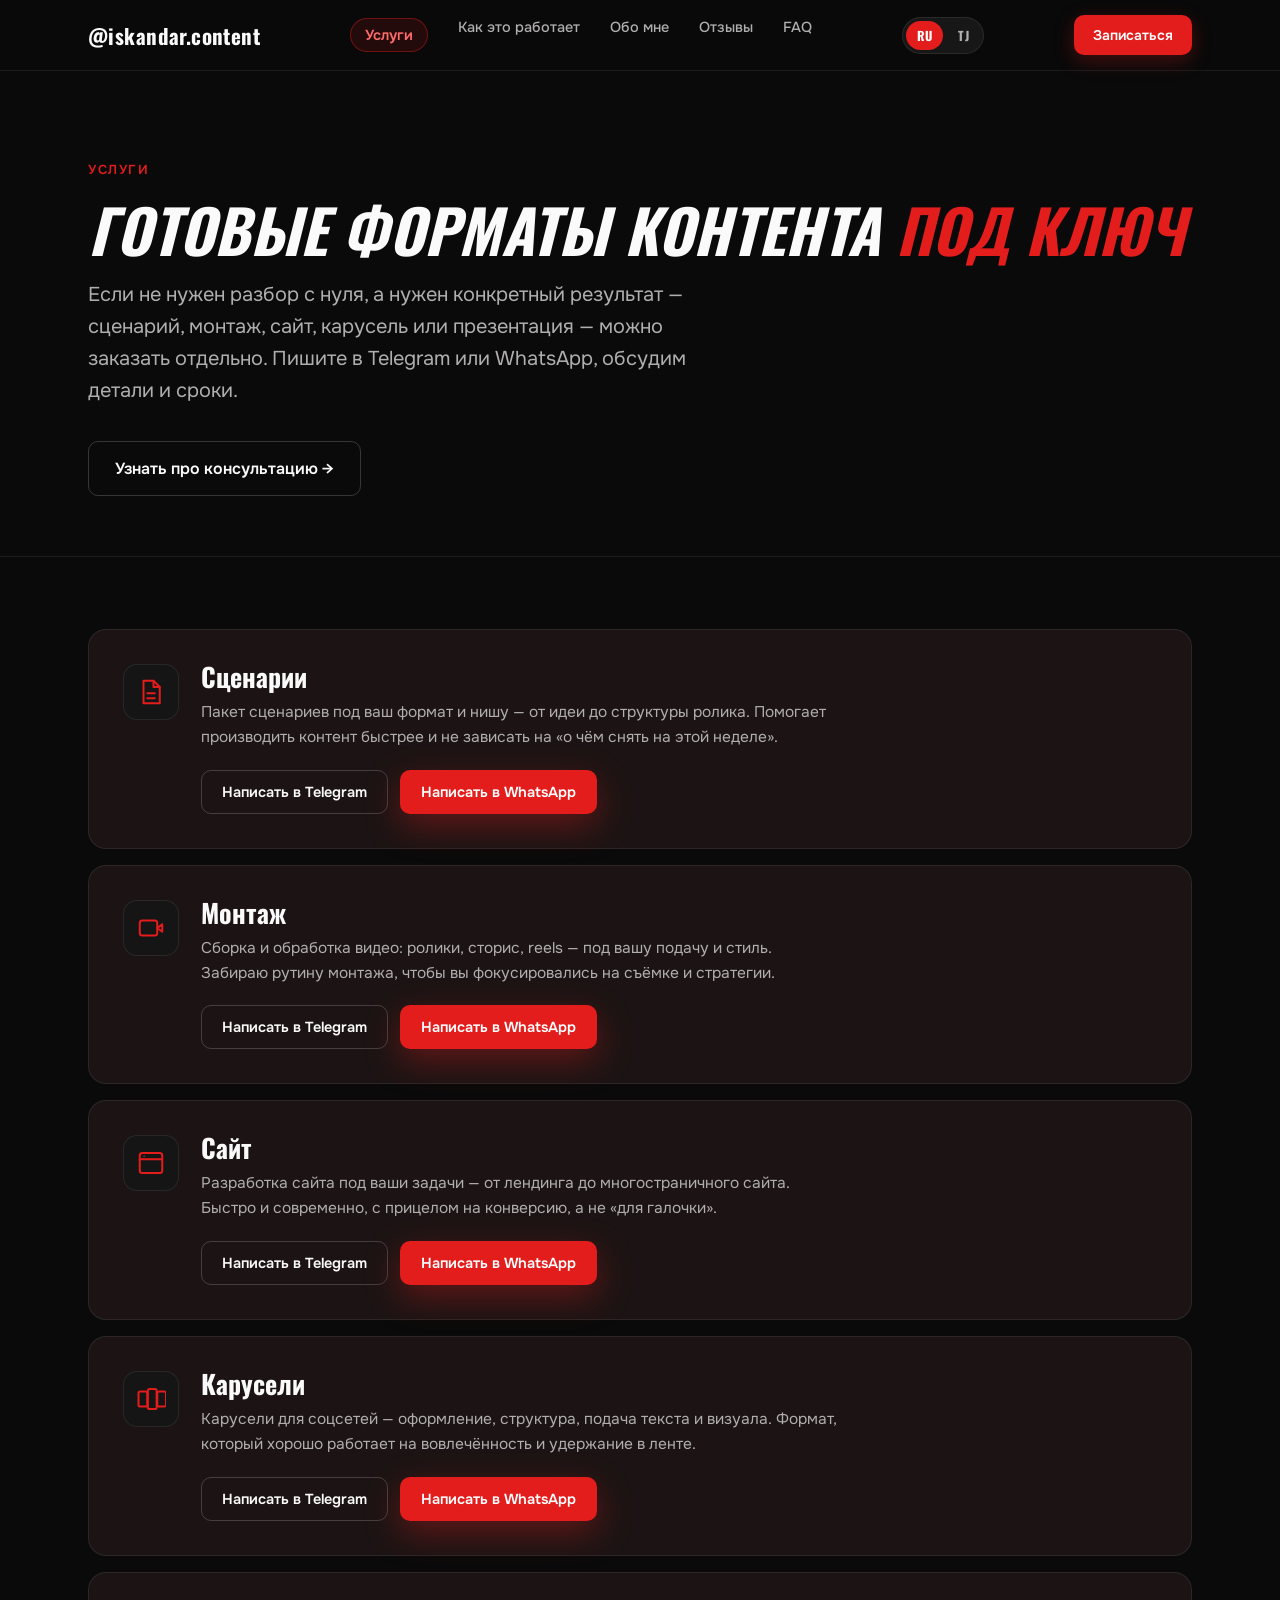
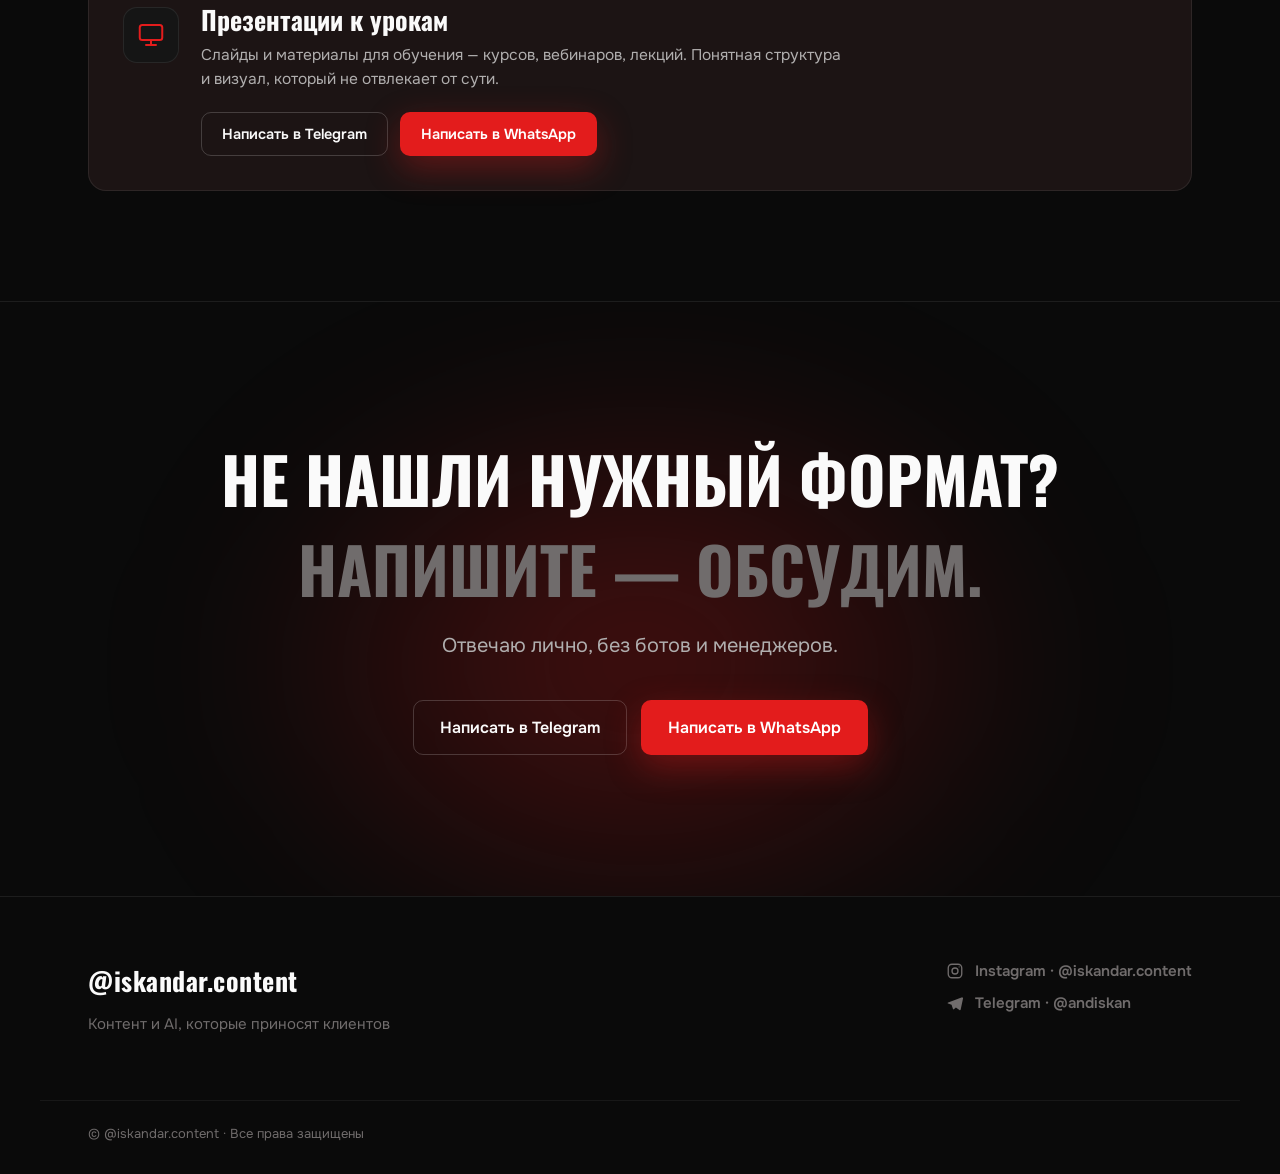
<file: uslugi.html>
<!DOCTYPE html>
<html lang="ru">
<head>
<meta charset="UTF-8">
<meta name="viewport" content="width=device-width, initial-scale=1.0">
<title>Услуги — Искандар | Контент-маркетолог · AI-специалист</title>
<meta name="description" content="Сценарии, монтаж, сайты, карусели и презентации к урокам — заказать можно в Telegram или WhatsApp.">
<link rel="preconnect" href="https://fonts.googleapis.com">
<link rel="preconnect" href="https://fonts.gstatic.com" crossorigin>
<link href="https://fonts.googleapis.com/css2?family=Oswald:wght@500;600;700;800&family=Onest:wght@400;500;600;700&display=swap" rel="stylesheet">
<link rel="stylesheet" href="css/style.css">
</head>
<body>

<!-- ============ HEADER ============ -->
<header class="site-header">
  <div class="wrap header-inner">
    <a href="index.html#top" class="logo">@iskandar.content</a>
    <nav class="main-nav">
      <a href="uslugi.html#top" class="nav-link nav-link-highlight">
        <span class="nav-link-label" data-tj="Хидматҳо">Услуги</span>
        <span class="nav-link-popup"><span class="nav-link-popup-inner">
          <svg width="20" height="20" viewBox="0 0 24 24" fill="none" stroke="#E31C1C" stroke-width="1.7" stroke-linecap="round" stroke-linejoin="round"><rect x="3" y="7" width="18" height="13" rx="2"/><path d="M8 7V5a2 2 0 0 1 2-2h4a2 2 0 0 1 2 2v2"/></svg>
        </span></span>
      </a>
      <a href="index.html#process" class="nav-link">
        <span class="nav-link-label" data-tj="Ин чӣ гуна кор мекунад">Как это работает</span>
        <span class="nav-link-popup"><span class="nav-link-popup-inner">
          <svg width="20" height="20" viewBox="0 0 24 24" fill="none" stroke="#E31C1C" stroke-width="1.7" stroke-linecap="round" stroke-linejoin="round"><circle cx="12" cy="12" r="9"/><path d="m10 8 4 4-4 4"/></svg>
        </span></span>
      </a>
      <a href="index.html#about" class="nav-link">
        <span class="nav-link-label" data-tj="Дар бораи ман">Обо мне</span>
        <span class="nav-link-popup"><span class="nav-link-popup-inner">
          <svg width="20" height="20" viewBox="0 0 24 24" fill="none" stroke="#E31C1C" stroke-width="1.7" stroke-linecap="round" stroke-linejoin="round"><circle cx="12" cy="8" r="4"/><path d="M4 20c0-4.4 3.6-6 8-6s8 1.6 8 6"/></svg>
        </span></span>
      </a>
      <a href="index.html#objections" class="nav-link">
        <span class="nav-link-label" data-tj="Тавсифҳо">Отзывы</span>
        <span class="nav-link-popup"><span class="nav-link-popup-inner">
          <svg width="20" height="20" viewBox="0 0 24 24" fill="none" stroke="#E31C1C" stroke-width="1.7" stroke-linecap="round" stroke-linejoin="round"><path d="M4 5h16v11H8l-4 4V5Z"/></svg>
        </span></span>
      </a>
      <a href="index.html#faq" class="nav-link">
        <span class="nav-link-label" data-tj="Саволҳо">FAQ</span>
        <span class="nav-link-popup"><span class="nav-link-popup-inner">
          <svg width="20" height="20" viewBox="0 0 24 24" fill="none" stroke="#E31C1C" stroke-width="1.7" stroke-linecap="round" stroke-linejoin="round"><circle cx="12" cy="12" r="9"/><path d="M9.2 9a2.8 2.8 0 1 1 4.6 2.1c-.9.7-1.3 1.2-1.3 2.4"/><circle cx="12" cy="17" r="0.6" fill="#E31C1C" stroke="none"/></svg>
        </span></span>
      </a>
    </nav>
    <div class="lang-switch" data-lang-group>
      <button type="button" class="lang-btn is-active" data-lang-btn="ru">RU</button>
      <button type="button" class="lang-btn" data-lang-btn="tj">TJ</button>
    </div>
    <a href="https://t.me/andiskan" target="_blank" rel="noopener" class="btn btn-primary btn-sm" data-tj="Сабти ном">Записаться</a>
  </div>
</header>

<main id="top">

  <!-- ============ SERVICES HERO ============ -->
  <section class="services-hero">
    <div class="wrap">
      <div class="eyebrow" data-reveal data-tj="Хидматҳо">Услуги</div>
      <h1 data-reveal style="--delay:60ms" data-tj="Форматҳои тайёри контент &lt;span class=&quot;accent-text&quot;&gt;калиди дар даст&lt;/span&gt;">Готовые форматы контента <span class="accent-text">под ключ</span></h1>
      <p class="lead" data-reveal style="--delay:120ms" data-tj="Агар таҳлили аз сифр лозим набошад, балки натиҷаи мушаххас — сенария, монтаж, сомона, карусел ё презентатсия — лозим бошад, метавон алоҳида фармоиш дод. Дар Telegram ё WhatsApp нависед, тафсилот ва мӯҳлатро муҳокима мекунем.">Если не нужен разбор с нуля, а нужен конкретный результат — сценарий, монтаж, сайт, карусель или презентация — можно заказать отдельно. Пишите в Telegram или WhatsApp, обсудим детали и сроки.</p>
      <div class="hero-cta" data-reveal style="--delay:180ms">
        <a href="index.html#consult" class="btn btn-outline btn-lg" data-tj="Дар бораи машварат фаҳмидан →">Узнать про консультацию →</a>
      </div>
    </div>
  </section>

  <!-- ============ SERVICES LIST ============ -->
  <section class="services-list">
    <div class="wrap services-list-inner">

      <div class="service-block" data-reveal>
        <div class="service-block-icon">
          <svg width="30" height="30" viewBox="0 0 24 24" fill="none" stroke="#E31C1C" stroke-width="1.6" stroke-linecap="round" stroke-linejoin="round"><path d="M14 3v5h5"/><path d="M6 3h8l5 5v13H6z"/><path d="M9 13h6M9 17h6"/></svg>
        </div>
        <div class="service-block-body">
          <h2 data-tj="Сенарияҳо">Сценарии</h2>
          <p data-tj="Бастаи сенарияҳо барои формат ва нишаи шумо — аз ғоя то сохтори видео. Кӯмак мекунад, ки контентро тезтар истеҳсол кунед ва дар «дар ин ҳафта дар бораи чӣ навор гирем» гир накунед.">Пакет сценариев под ваш формат и нишу — от идеи до структуры ролика. Помогает производить контент быстрее и не зависать на «о чём снять на этой неделе».</p>
          <div class="service-block-cta">
            <a href="https://t.me/andiskan" target="_blank" rel="noopener" class="btn btn-outline" data-tj="Дар Telegram навиштан">Написать в Telegram</a>
            <a href="https://wa.me/992874570606" target="_blank" rel="noopener" class="btn btn-primary" data-wa-service="Сценарии" data-tj="Дар WhatsApp навиштан">Написать в WhatsApp</a>
          </div>
        </div>
      </div>

      <div class="service-block" data-reveal style="--delay:60ms">
        <div class="service-block-icon">
          <svg width="30" height="30" viewBox="0 0 24 24" fill="none" stroke="#E31C1C" stroke-width="1.6" stroke-linecap="round" stroke-linejoin="round"><rect x="3" y="6" width="14" height="12" rx="2"/><path d="m21 9-4 3 4 3V9Z"/></svg>
        </div>
        <div class="service-block-body">
          <h2 data-tj="Монтаж">Монтаж</h2>
          <p data-tj="Ҷамъоварӣ ва коркарди видео: клипҳо, сторис, reels — мувофиқи услуб ва пешниҳоди шумо. Рутини монтажро ба зимма мегирам, то шумо ба навор гирифтан ва стратегия тамаркуз кунед.">Сборка и обработка видео: ролики, сторис, reels — под вашу подачу и стиль. Забираю рутину монтажа, чтобы вы фокусировались на съёмке и стратегии.</p>
          <div class="service-block-cta">
            <a href="https://t.me/andiskan" target="_blank" rel="noopener" class="btn btn-outline" data-tj="Дар Telegram навиштан">Написать в Telegram</a>
            <a href="https://wa.me/992874570606" target="_blank" rel="noopener" class="btn btn-primary" data-wa-service="Монтаж" data-tj="Дар WhatsApp навиштан">Написать в WhatsApp</a>
          </div>
        </div>
      </div>

      <div class="service-block" data-reveal style="--delay:120ms">
        <div class="service-block-icon">
          <svg width="30" height="30" viewBox="0 0 24 24" fill="none" stroke="#E31C1C" stroke-width="1.6" stroke-linecap="round" stroke-linejoin="round"><rect x="3" y="4" width="18" height="16" rx="2"/><path d="M3 9h18"/><circle cx="6.5" cy="6.5" r="0.6" fill="#E31C1C" stroke="none"/></svg>
        </div>
        <div class="service-block-body">
          <h2 data-tj="Сомона">Сайт</h2>
          <p data-tj="Таҳияи сомона мувофиқи вазифаҳои шумо — аз лендинг то сомонаи бисёрсаҳифагӣ. Тез ва муосир, бо тамаркуз ба конверсия, на «барои галочка».">Разработка сайта под ваши задачи — от лендинга до многостраничного сайта. Быстро и современно, с прицелом на конверсию, а не «для галочки».</p>
          <div class="service-block-cta">
            <a href="https://t.me/andiskan" target="_blank" rel="noopener" class="btn btn-outline" data-tj="Дар Telegram навиштан">Написать в Telegram</a>
            <a href="https://wa.me/992874570606" target="_blank" rel="noopener" class="btn btn-primary" data-wa-service="Сайт" data-tj="Дар WhatsApp навиштан">Написать в WhatsApp</a>
          </div>
        </div>
      </div>

      <div class="service-block" data-reveal style="--delay:180ms">
        <div class="service-block-icon">
          <svg width="30" height="30" viewBox="0 0 24 24" fill="none" stroke="#E31C1C" stroke-width="1.6" stroke-linecap="round" stroke-linejoin="round"><rect x="2" y="6" width="7" height="12" rx="1.5"/><rect x="9.5" y="4" width="7" height="16" rx="1.5"/><rect x="17" y="6" width="7" height="12" rx="1.5"/></svg>
        </div>
        <div class="service-block-body">
          <h2 data-tj="Каруселҳо">Карусели</h2>
          <p data-tj="Каруселҳо барои шабакаҳои иҷтимоӣ — тарҳбандӣ, сохтор, пешниҳоди матн ва визуал. Форматест, ки барои ҷалбшавӣ ва нигоҳ доштан дар лента хуб кор мекунад.">Карусели для соцсетей — оформление, структура, подача текста и визуала. Формат, который хорошо работает на вовлечённость и удержание в ленте.</p>
          <div class="service-block-cta">
            <a href="https://t.me/andiskan" target="_blank" rel="noopener" class="btn btn-outline" data-tj="Дар Telegram навиштан">Написать в Telegram</a>
            <a href="https://wa.me/992874570606" target="_blank" rel="noopener" class="btn btn-primary" data-wa-service="Карусели" data-tj="Дар WhatsApp навиштан">Написать в WhatsApp</a>
          </div>
        </div>
      </div>

      <div class="service-block" data-reveal style="--delay:240ms">
        <div class="service-block-icon">
          <svg width="30" height="30" viewBox="0 0 24 24" fill="none" stroke="#E31C1C" stroke-width="1.6" stroke-linecap="round" stroke-linejoin="round"><rect x="3" y="4" width="18" height="12" rx="2"/><path d="M8 20h8M12 16v4"/></svg>
        </div>
        <div class="service-block-body">
          <h2 data-tj="Презентатсия барои дарсҳо">Презентации к урокам</h2>
          <p data-tj="Слайдҳо ва маводи таълимӣ — барои курсҳо, вебинарҳо, лексияҳо. Сохтори фаҳмо ва визуале, ки аз моҳият дур намекунад.">Слайды и материалы для обучения — курсов, вебинаров, лекций. Понятная структура и визуал, который не отвлекает от сути.</p>
          <div class="service-block-cta">
            <a href="https://t.me/andiskan" target="_blank" rel="noopener" class="btn btn-outline" data-tj="Дар Telegram навиштан">Написать в Telegram</a>
            <a href="https://wa.me/992874570606" target="_blank" rel="noopener" class="btn btn-primary" data-wa-service="Презентации к урокам" data-tj="Дар WhatsApp навиштан">Написать в WhatsApp</a>
          </div>
        </div>
      </div>

    </div>
  </section>

  <!-- ============ SERVICES FINAL CTA ============ -->
  <section class="final-cta">
    <div class="final-cta-glow" aria-hidden="true"></div>
    <div class="wrap wrap-cta">
      <h2 data-reveal data-tj="Форматии заруриро наёфтед?&lt;br&gt;&lt;span class=&quot;muted-line&quot;&gt;Нависед — муҳокима мекунем.&lt;/span&gt;">Не нашли нужный формат?<br><span class="muted-line">Напишите — обсудим.</span></h2>
      <p class="lead" data-reveal style="--delay:80ms" data-tj="Шахсан ҷавоб медиҳам, бидуни бот ва менеҷер.">Отвечаю лично, без ботов и менеджеров.</p>
      <div class="hero-cta" style="justify-content:center" data-reveal style="--delay:140ms">
        <a href="https://t.me/andiskan" target="_blank" rel="noopener" class="btn btn-outline btn-lg" data-tj="Дар Telegram навиштан">Написать в Telegram</a>
        <a href="https://wa.me/992874570606" target="_blank" rel="noopener" class="btn btn-primary btn-lg" data-wa-service="Консультацию по услугам" data-tj="Дар WhatsApp навиштан">Написать в WhatsApp</a>
      </div>
    </div>
  </section>

</main>

<!-- ============ FOOTER ============ -->
<footer class="site-footer">
  <div class="wrap footer-inner">
    <div class="footer-brand">
      <div class="footer-logo">@iskandar.content</div>
      <div class="footer-tag" data-tj="Контент ва AI, ки муштарӣ меоранд">Контент и AI, которые приносят клиентов</div>
    </div>
    <div class="footer-socials">
      <a href="https://instagram.com/iskandar.content" target="_blank" rel="noopener">
        <svg width="18" height="18" viewBox="0 0 24 24" fill="none" stroke="currentColor" stroke-width="1.8"><rect x="3" y="3" width="18" height="18" rx="5"/><circle cx="12" cy="12" r="4"/><circle cx="17.5" cy="6.5" r="0.7" fill="currentColor" stroke="none"/></svg>
        Instagram · @iskandar.content
      </a>
      <a href="https://t.me/andiskan" target="_blank" rel="noopener">
        <svg width="18" height="18" viewBox="0 0 24 24" fill="currentColor"><path d="M21.5 4.3 2.9 11.4c-1 .4-1 1.1-.2 1.3l4.7 1.5 1.8 5.6c.2.6.1.8.7.8.5 0 .7-.2 1-.5l2.3-2.2 4.7 3.5c.9.5 1.5.2 1.7-.8l3.1-14.5c.3-1.3-.5-1.9-1.9-1.3Z"/></svg>
        Telegram · @andiskan
      </a>
    </div>
  </div>
  <div class="wrap footer-bottom" data-tj="© @iskandar.content · Ҳамаи ҳуқуқҳо ҳифз шудаанд">© @iskandar.content · Все права защищены</div>
</footer>

<!-- ============ MOBILE STICKY CTA ============ -->
<div class="mobile-cta">
  <a href="https://t.me/andiskan" target="_blank" rel="noopener" class="btn btn-primary" data-tj="Дар Telegram навиштан →">Написать в Telegram →</a>
</div>

<script src="js/script.js"></script>
</body>
</html>
</file>
<file: css/style.css>
:root {
  --bg-base: #0A0A0A;
  --bg-elevated: #151515;
  --bg-card-dark: #1C1414;
  --border-subtle: rgba(255,255,255,0.08);
  --border-accent: rgba(230,30,30,0.4);

  --text-primary: #FAFAFA;
  --text-secondary: #B0AEAE;
  --text-muted: #706C6C;

  --accent: #E31C1C;
  --accent-hover: #c81717;
  --accent-soft: rgba(227,28,28,0.12);

  --font-head: 'Oswald', sans-serif;
  --font-body: 'Onest', system-ui, sans-serif;
}

* { box-sizing: border-box; }
html { scroll-behavior: smooth; }
body {
  margin: 0;
  background: var(--bg-base);
  color: var(--text-primary);
  font-family: var(--font-body);
  -webkit-font-smoothing: antialiased;
  text-rendering: optimizeLegibility;
  overflow-x: hidden;
}
a { color: inherit; }
::selection { background: var(--accent); color: #fff; }

.wrap {
  max-width: 1200px;
  margin: 0 auto;
  padding: 0 clamp(20px, 5vw, 48px);
}
.wrap-narrow { max-width: 900px; }
.wrap-cta { max-width: 960px; text-align: center; }

.accent-text { color: var(--accent); }

/* ---------- Buttons ---------- */
.btn {
  position: relative;
  display: inline-flex;
  align-items: center;
  justify-content: center;
  font-family: var(--font-body);
  font-weight: 600;
  text-decoration: none;
  border-radius: 10px;
  transition: background 0.2s ease, border-color 0.2s ease, transform 0.2s ease;
  cursor: pointer;
  border: 1px solid transparent;
}
.btn-primary {
  background: var(--accent);
  color: #fff;
  box-shadow: 0 12px 34px rgba(227,28,28,0.35);
}
.btn-primary:hover { background: var(--accent-hover); transform: translateY(-2px); }
.btn-outline {
  background: transparent;
  color: var(--text-primary);
  border-color: rgba(255,255,255,0.18);
}
.btn-outline:hover { border-color: var(--border-accent); }
.btn-lg { font-size: 16px; padding: 16px 26px; }
.btn-sm { font-size: 14px; padding: 10px 18px; box-shadow: 0 6px 20px rgba(227,28,28,0.28); }

/* ---------- Header ---------- */
.site-header {
  position: sticky;
  top: 0;
  z-index: 60;
  background: rgba(10,10,10,0.72);
  backdrop-filter: blur(18px);
  -webkit-backdrop-filter: blur(18px);
  border-bottom: 1px solid var(--border-subtle);
}
.header-inner {
  display: flex;
  align-items: center;
  justify-content: space-between;
  gap: 24px;
  padding-top: 15px;
  padding-bottom: 15px;
}
.logo {
  font-family: var(--font-head);
  font-weight: 700;
  font-size: 21px;
  letter-spacing: 0.02em;
  text-decoration: none;
}
.main-nav {
  display: flex;
  gap: 30px;
  font-size: 14.5px;
  font-weight: 500;
  color: var(--text-secondary);
}

/* ---------- Nav links — same hover-reveal effect as social links, popup opens downward ---------- */
.nav-link {
  position: relative;
  z-index: 5;
  text-decoration: none;
  color: inherit;
  display: inline-block;
  transition: opacity 0.2s ease;
}
.main-nav:hover .nav-link:not(:hover) { opacity: 0.5; }
.nav-link-label { transition: color 0.2s ease; }
.nav-link:hover .nav-link-label { color: var(--text-primary); }

/* "Услуги" ведёт на отдельную страницу, а не якорем на этой же — выделяем акцентной "таблеткой",
   чтобы сразу было видно: это не то же самое, что остальные пункты меню */
.nav-link-highlight {
  padding: 7px 14px;
  background: var(--accent-soft);
  border: 1px solid var(--border-accent);
  border-radius: 100px;
}
.nav-link-highlight .nav-link-label { color: #FF6B6B; font-weight: 600; }
.nav-link-highlight:hover { background: rgba(227,28,28,0.2); border-color: var(--accent); }
.nav-link-highlight:hover .nav-link-label { color: var(--text-primary); }
.nav-link-highlight .nav-link-popup { margin-top: 4px; }

.nav-link-popup {
  position: absolute;
  top: 100%;
  left: 50%;
  width: 44px;
  height: 44px;
  margin-top: 10px;
  display: flex;
  align-items: center;
  justify-content: center;
  background: rgba(21,21,21,0.95);
  border: 1px solid var(--border-subtle);
  border-radius: 12px;
  box-shadow: 0 12px 28px rgba(0,0,0,0.5);
  opacity: 0;
  filter: blur(4px);
  pointer-events: none;
  transform: translate(-50%, -10px) rotate(0deg) scale(0.85);
  transition: opacity 0.2s ease, transform 0.2s ease, filter 0.2s ease;
}
.nav-link:nth-child(1) .nav-link-popup { --rot: -8deg; }
.nav-link:nth-child(2) .nav-link-popup { --rot: 6deg; }
.nav-link:nth-child(3) .nav-link-popup { --rot: -6deg; }
.nav-link:nth-child(4) .nav-link-popup { --rot: 8deg; }
.nav-link:nth-child(5) .nav-link-popup { --rot: -5deg; }
.nav-link:hover .nav-link-popup {
  opacity: 1;
  filter: blur(0);
  transform: translate(-50%, 6px) rotate(var(--rot, 0deg)) scale(1);
}
.nav-link-popup-inner { display: flex; transition: transform 0.2s ease; }
.nav-link-popup.is-bouncing .nav-link-popup-inner { animation: socialBounce 0.3s ease; }
@media (prefers-reduced-motion: reduce) {
  .nav-link-popup { transition: none; }
  .nav-link-popup.is-bouncing .nav-link-popup-inner { animation: none; }
}

.lang-switch {
  display: flex;
  gap: 4px;
  background: rgba(255,255,255,0.06);
  border: 1px solid var(--border-subtle);
  border-radius: 100px;
  padding: 3px;
  flex-shrink: 0;
}
.lang-btn {
  border: none;
  background: transparent;
  color: var(--text-secondary);
  font-family: var(--font-head);
  font-size: 12.5px;
  font-weight: 700;
  letter-spacing: 0.03em;
  padding: 5px 11px;
  border-radius: 100px;
  cursor: pointer;
  transition: background 0.2s ease, color 0.2s ease;
}
.lang-btn.is-active { background: var(--accent); color: #fff; }
.lang-btn:not(.is-active):hover { color: var(--text-primary); }

/* ---------- Reveal animation ---------- */
[data-reveal] {
  opacity: 0;
  transform: translateY(16px);
  transition: opacity 0.7s cubic-bezier(.2,.7,.2,1), transform 0.7s cubic-bezier(.2,.7,.2,1);
  transition-delay: var(--delay, 0ms);
}
[data-reveal].is-visible {
  opacity: 1;
  transform: none;
}

/* ---------- Hero ---------- */
.hero { position: relative; overflow: hidden; }
/* Лёгкий CSS-фон вместо WebGL-шейдера — без внешних библиотек и CDN,
   не тормозит и не зависит от скорости сети/устройства. */
.hero-aurora {
  position: absolute;
  inset: 0;
  z-index: 0;
  overflow: hidden;
  pointer-events: none;
  mask-image: linear-gradient(to bottom, black 60%, transparent 100%);
  -webkit-mask-image: linear-gradient(to bottom, black 60%, transparent 100%);
}
.hero-aurora::before,
.hero-aurora::after {
  content: '';
  position: absolute;
  width: 70%;
  height: 140%;
  border-radius: 50%;
  filter: blur(90px);
  opacity: 0.55;
  will-change: transform;
}
.hero-aurora::before {
  top: -35%;
  left: -15%;
  background: radial-gradient(circle, rgba(227,28,28,0.55) 0%, transparent 70%);
  animation: auroraDrift1 18s ease-in-out infinite;
}
.hero-aurora::after {
  top: -15%;
  right: -25%;
  background: radial-gradient(circle, rgba(158,20,20,0.5) 0%, transparent 70%);
  animation: auroraDrift2 22s ease-in-out infinite;
}
@keyframes auroraDrift1 {
  0%, 100% { transform: translate(0, 0) scale(1); }
  50% { transform: translate(6%, 8%) scale(1.15); }
}
@keyframes auroraDrift2 {
  0%, 100% { transform: translate(0, 0) scale(1); }
  50% { transform: translate(-8%, 6%) scale(1.1); }
}
@media (prefers-reduced-motion: reduce) {
  .hero-aurora::before, .hero-aurora::after { animation: none; }
}
.hero-inner {
  display: flex;
  flex-wrap: wrap;
  gap: clamp(32px, 5vw, 56px);
  align-items: center;
  padding-top: clamp(40px, 7vw, 84px);
  padding-bottom: clamp(48px, 7vw, 96px);
  position: relative;
  z-index: 1;
}
.hero-left { flex: 1 1 460px; min-width: min(100%, 420px); }
.badge {
  display: inline-flex;
  align-items: center;
  gap: 8px;
  padding: 7px 14px;
  background: var(--accent-soft);
  border: 1px solid var(--border-accent);
  border-radius: 100px;
  font-size: 12px;
  font-weight: 600;
  letter-spacing: 0.1em;
  color: #FF6B6B;
  text-transform: uppercase;
  margin-bottom: 26px;
}
.badge-dot {
  width: 6px; height: 6px; border-radius: 50%;
  background: var(--accent);
  box-shadow: 0 0 10px var(--accent);
}
.hero-left h1 {
  margin: 0;
  font-family: var(--font-head);
  font-weight: 800;
  font-style: italic;
  font-size: clamp(40px, 6.4vw, 88px);
  line-height: 0.98;
  letter-spacing: 0.005em;
  text-transform: uppercase;
}
.lead {
  margin: 26px 0 0;
  max-width: 520px;
  font-size: clamp(17px, 2vw, 20px);
  line-height: 1.6;
  color: var(--text-secondary);
}
.hero-cta { display: flex; flex-wrap: wrap; gap: 14px; margin-top: 34px; }
.trust-row {
  display: flex; flex-wrap: wrap; gap: 10px 22px;
  margin-top: 30px;
  font-size: 13px; font-weight: 600; letter-spacing: 0.02em;
  color: var(--text-muted);
}
.trust-row span { display: inline-flex; align-items: center; gap: 8px; }
.trust-row i { width: 5px; height: 5px; border-radius: 50%; background: var(--accent); display: inline-block; }

.hero-right { flex: 1 1 380px; min-width: min(100%, 320px); position: relative; }
.hero-photo-wrap { position: relative; }
.hero-photo-glow {
  position: absolute;
  inset: -6% -4% -6% 8%;
  background: radial-gradient(ellipse at 60% 40%, rgba(227,28,28,0.32) 0%, transparent 65%);
  filter: blur(50px);
  z-index: 0;
}
.hero-photo {
  position: relative;
  z-index: 1;
  display: block;
  width: 100%;
  height: min(64vh, 560px);
  border: 1px solid var(--border-subtle);
  border-radius: 18px;
  background: var(--bg-elevated);
  object-fit: cover;
}
.photo-placeholder {
  display: flex;
  align-items: center;
  justify-content: center;
  text-align: center;
  border: 1px dashed rgba(255,255,255,0.2);
  color: var(--text-muted);
  font-size: 14px;
  line-height: 1.5;
  padding: 24px;
}
.analytics-chip {
  position: absolute;
  left: -14px;
  bottom: 64px;
  background: rgba(21,21,21,0.82);
  backdrop-filter: blur(10px);
  border: 1px solid rgba(255,255,255,0.1);
  border-radius: 14px;
  padding: 14px 16px;
  box-shadow: 0 20px 50px rgba(0,0,0,0.5);
  z-index: 2;
}
.analytics-label {
  font-size: 11px; font-weight: 600; letter-spacing: 0.08em;
  text-transform: uppercase; color: var(--text-muted); margin-bottom: 8px;
}
.analytics-caption { font-size: 12px; font-weight: 600; color: var(--text-secondary); margin-top: 6px; }
.analytics-caption .up { color: #4ade80; }

.social-row { display: flex; flex-wrap: wrap; gap: 10px; margin-top: 18px; }
.social-pill {
  display: inline-flex; align-items: center; gap: 9px;
  padding: 9px 14px;
  background: rgba(21,21,21,0.7);
  border: 1px solid rgba(255,255,255,0.1);
  border-radius: 100px;
  text-decoration: none;
  font-size: 13px; font-weight: 600; color: var(--text-secondary);
  transition: border-color 0.2s ease, color 0.2s ease;
}
.social-pill:hover { border-color: var(--border-accent); color: var(--text-primary); }

/* ---------- Social links — hover-reveal icon (adapted from framer-motion component) ---------- */
.social-links {
  display: flex;
  align-items: center;
  gap: 4px;
  margin-top: 18px;
}
.social-link {
  position: relative;
  z-index: 5;
  display: inline-block;
  padding: 9px 14px;
  text-decoration: none;
  border-radius: 100px;
  background: rgba(21,21,21,0.7);
  border: 1px solid rgba(255,255,255,0.1);
  transition: opacity 0.2s ease, border-color 0.2s ease;
}
.social-links:hover .social-link:not(:hover) { opacity: 0.5; }
.social-link:hover { border-color: var(--border-accent); }
.social-link-label {
  font-size: 13px; font-weight: 600; color: var(--text-secondary);
  transition: color 0.2s ease;
}
.social-link:hover .social-link-label { color: var(--text-primary); }

.social-link-popup {
  position: absolute;
  bottom: 100%;
  left: 50%;
  width: 56px;
  height: 56px;
  margin-bottom: 4px;
  display: flex;
  align-items: center;
  justify-content: center;
  background: rgba(21,21,21,0.92);
  border: 1px solid var(--border-subtle);
  border-radius: 16px;
  box-shadow: 0 16px 34px rgba(0,0,0,0.55);
  opacity: 0;
  filter: blur(4px);
  pointer-events: none;
  transform: translate(-50%, 10px) rotate(0deg) scale(0.85);
  transition: opacity 0.2s ease, transform 0.2s ease, filter 0.2s ease;
}
.social-link:nth-child(1) .social-link-popup { --rot: -6deg; }
.social-link:nth-child(2) .social-link-popup { --rot: 6deg; }
.social-link:hover .social-link-popup {
  opacity: 1;
  filter: blur(0);
  transform: translate(-50%, -6px) rotate(var(--rot, 0deg)) scale(1);
}
.social-link-popup-inner { display: flex; transition: transform 0.2s ease; }
.social-link-popup.is-bouncing .social-link-popup-inner { animation: socialBounce 0.3s ease; }
@keyframes socialBounce {
  0% { transform: scale(1); }
  50% { transform: scale(1.3); }
  100% { transform: scale(1); }
}
@media (prefers-reduced-motion: reduce) {
  .social-link-popup { transition: none; }
  .social-link-popup.is-bouncing .social-link-popup-inner { animation: none; }
}

/* ---------- Advantages strip ---------- */
.advantages { border-top: 1px solid var(--border-subtle); border-bottom: 1px solid var(--border-subtle); }
.advantages-grid {
  display: grid;
  grid-template-columns: repeat(auto-fit, minmax(230px, 1fr));
  gap: clamp(28px, 3vw, 44px);
  padding-top: clamp(40px, 5vw, 64px);
  padding-bottom: clamp(40px, 5vw, 64px);
}
.advantage { display: flex; flex-direction: column; gap: 12px; }
.advantage-title { font-size: 17px; font-weight: 600; }
.advantage-text { font-size: 14.5px; line-height: 1.55; color: var(--text-muted); }

/* ---------- Section heading shared ---------- */
h2 {
  margin: 0 0 clamp(32px, 4vw, 52px);
  font-family: var(--font-head);
  font-weight: 700;
  font-size: clamp(30px, 4.4vw, 54px);
  line-height: 1;
  text-transform: uppercase;
}

/* ---------- For whom ---------- */
.for-whom { padding-top: clamp(72px, 10vw, 130px); padding-bottom: clamp(72px, 10vw, 130px); }
.for-whom-grid {
  display: grid;
  grid-template-columns: repeat(auto-fit, minmax(300px, 1fr));
  gap: 16px;
}
.for-whom-card {
  display: flex; gap: 16px; align-items: flex-start;
  padding: 26px;
  background: var(--bg-card-dark);
  border: 1px solid var(--border-subtle);
  border-radius: 16px;
  transition: border-color 0.2s ease;
}
.for-whom-card:hover { border-color: var(--border-accent); }
.for-whom-card svg { flex: none; margin-top: 2px; }
.for-whom-card span { font-size: 17px; line-height: 1.5; }

/* ---------- About ---------- */
.about { border-top: 1px solid var(--border-subtle); }
.about-inner {
  display: flex;
  flex-wrap: wrap;
  gap: clamp(36px, 5vw, 72px);
  align-items: flex-start;
  padding-top: clamp(72px, 10vw, 130px);
  padding-bottom: clamp(72px, 10vw, 130px);
}
.about-text { flex: 1 1 440px; min-width: min(100%, 340px); }
.eyebrow {
  font-size: 13px; font-weight: 600; letter-spacing: 0.12em;
  text-transform: uppercase; color: var(--accent); margin-bottom: 20px;
}
.about-text h2 { margin: 0 0 28px; font-size: clamp(28px, 4vw, 50px); line-height: 1.02; }
.about-text p { margin: 0 0 18px; font-size: 17px; line-height: 1.7; color: var(--text-secondary); }
.about-text p:last-child { margin-bottom: 0; }
.about-facts { flex: 1 1 300px; min-width: min(100%, 280px); display: flex; flex-direction: column; gap: 14px; }
.fact-card {
  padding: 24px;
  background: var(--bg-elevated);
  border: 1px solid var(--border-subtle);
  border-left: 3px solid var(--accent);
  border-radius: 14px;
  font-size: 16px; font-weight: 600;
}

/* ---------- Services (уходит на uslugi.html, но стили общие для сайта) ---------- */
.services { border-top: 1px solid var(--border-subtle); }
.services .wrap { padding-top: clamp(72px, 10vw, 130px); padding-bottom: clamp(72px, 10vw, 130px); }
.services-grid {
  display: grid;
  grid-template-columns: repeat(auto-fit, minmax(200px, 1fr));
  gap: 16px;
}
.service-card {
  display: flex;
  flex-direction: column;
  gap: 12px;
  padding: 26px;
  background: var(--bg-card-dark);
  border: 1px solid var(--border-subtle);
  border-radius: 16px;
  transition: border-color 0.2s ease;
}
.service-card:hover { border-color: var(--border-accent); }
.service-title { font-size: 17px; font-weight: 600; color: var(--text-primary); }
.service-text { font-size: 14.5px; line-height: 1.55; color: var(--text-muted); }

/* ---------- Services page (uslugi.html) ---------- */
.services-hero { padding-top: clamp(56px, 8vw, 90px); padding-bottom: clamp(40px, 5vw, 60px); }
.services-hero h1 {
  margin: 14px 0 0;
  font-family: var(--font-head);
  font-weight: 800;
  font-style: italic;
  font-size: clamp(34px, 5vw, 60px);
  line-height: 1.02;
  letter-spacing: 0.005em;
  text-transform: uppercase;
}
.services-hero .lead { max-width: 620px; margin-top: 20px; }

.services-list { border-top: 1px solid var(--border-subtle); }
.services-list-inner {
  padding-top: clamp(48px, 6vw, 72px);
  padding-bottom: clamp(72px, 10vw, 110px);
  display: flex;
  flex-direction: column;
  gap: 16px;
}
.service-block {
  display: flex;
  gap: 22px;
  padding: clamp(24px, 3vw, 34px);
  background: var(--bg-card-dark);
  border: 1px solid var(--border-subtle);
  border-radius: 18px;
  transition: border-color 0.2s ease;
}
.service-block:hover { border-color: var(--border-accent); }
.service-block-icon {
  flex: none;
  width: 56px;
  height: 56px;
  display: flex;
  align-items: center;
  justify-content: center;
  border-radius: 14px;
  background: var(--bg-elevated);
  border: 1px solid var(--border-subtle);
}
.service-block-body { flex: 1; min-width: 0; }
.service-block-body h2 {
  margin: 0 0 10px;
  font-size: clamp(20px, 2.4vw, 26px);
  text-transform: none;
}
.service-block-body p {
  margin: 0 0 20px;
  font-size: 15.5px;
  line-height: 1.6;
  color: var(--text-secondary);
  max-width: 640px;
}
.service-block-cta { display: flex; flex-wrap: wrap; gap: 12px; }
.service-block-cta .btn { padding: 12px 20px; font-size: 14.5px; }
@media (max-width: 640px) {
  .service-block { flex-direction: column; }
}

/* ---------- Consult ---------- */
.consult { position: relative; border-top: 1px solid var(--border-subtle); overflow: hidden; }
.consult-glow {
  position: absolute;
  bottom: -10%; left: 50%; transform: translateX(-50%);
  width: 900px; height: 600px;
  background: radial-gradient(ellipse, rgba(227,28,28,0.16) 0%, transparent 65%);
  filter: blur(70px);
  pointer-events: none;
}
.consult-inner {
  position: relative; z-index: 1;
  padding-top: clamp(72px, 10vw, 130px);
  padding-bottom: clamp(72px, 10vw, 130px);
}
.consult-inner h2 { margin-bottom: 0; }
.consult-inner .lead { margin: 18px 0 40px; max-width: 640px; font-size: clamp(16px, 2vw, 19px); }

.topics-grid {
  display: grid;
  grid-template-columns: repeat(auto-fit, minmax(200px, 1fr));
  gap: 14px;
  margin-bottom: clamp(40px, 5vw, 60px);
}
.topic {
  display: flex; gap: 13px; align-items: center;
  padding: 18px 20px;
  background: rgba(21,21,21,0.6);
  border: 1px solid var(--border-subtle);
  border-radius: 14px;
}
.topic svg { flex: none; }
.topic-title { font-size: 15px; font-weight: 600; }
.topic-text { font-size: 13px; color: var(--text-muted); }

.tariffs {
  display: grid;
  grid-template-columns: repeat(auto-fit, minmax(320px, 1fr));
  gap: 22px;
  align-items: stretch;
}
.tariffs-single {
  grid-template-columns: 1fr;
  justify-items: center;
}
.tariffs-single .tariff-card { max-width: 460px; width: 100%; }
.tariff-card {
  display: flex; flex-direction: column;
  padding: clamp(28px, 3vw, 38px);
  background: var(--bg-elevated);
  border: 1px solid var(--border-subtle);
  border-radius: 16px;
}
.tariff-name { font-size: 13px; font-weight: 600; letter-spacing: 0.1em; text-transform: uppercase; color: var(--text-muted); }
.tariff-price { margin: 14px 0 4px; font-family: var(--font-head); font-weight: 700; font-size: clamp(36px, 4vw, 48px); }
.tariff-tag {
  display: inline-block;
  font-size: 12px; font-weight: 700; letter-spacing: 0.04em; text-transform: uppercase;
  color: var(--text-muted);
  background: rgba(255,255,255,0.05);
  border: 1px solid rgba(255,255,255,0.1);
  border-radius: 100px;
  padding: 5px 12px;
  margin-bottom: 14px;
  width: fit-content;
}
.tariff-desc { margin: 0 0 24px; font-size: 15px; line-height: 1.6; color: var(--text-secondary); }
.tariff-list { list-style: none; margin: 0 0 30px; padding: 0; display: flex; flex-direction: column; gap: 13px; }
.tariff-list li {
  position: relative;
  padding-left: 30px;
  font-size: 15px; line-height: 1.45;
}
.tariff-list li::before {
  content: '';
  position: absolute; left: 0; top: 3px;
  width: 18px; height: 18px;
  background: url("data:image/svg+xml,%3Csvg xmlns='http://www.w3.org/2000/svg' viewBox='0 0 24 24' fill='none' stroke='%23706C6C' stroke-width='2.4' stroke-linecap='round' stroke-linejoin='round'%3E%3Cpath d='m5 12 5 5L20 6'/%3E%3C/svg%3E") no-repeat center / contain;
}
.tariff-list-vip li::before {
  background-image: url("data:image/svg+xml,%3Csvg xmlns='http://www.w3.org/2000/svg' viewBox='0 0 24 24' fill='none' stroke='%23E31C1C' stroke-width='2.4' stroke-linecap='round' stroke-linejoin='round'%3E%3Cpath d='m5 12 5 5L20 6'/%3E%3C/svg%3E");
}
.tariff-cta { margin-top: auto; text-align: center; padding: 15px; }

.tariff-vip {
  position: relative;
  background: var(--bg-card-dark);
  border: 1.5px solid rgba(230,30,30,0.55);
  box-shadow: 0 0 0 1px rgba(230,30,30,0.15), 0 24px 70px rgba(227,28,28,0.18);
}
.tariff-badge {
  position: absolute;
  top: -13px; left: clamp(28px, 3vw, 38px);
  background: var(--accent);
  color: #fff;
  font-size: 11px; font-weight: 700; letter-spacing: 0.08em; text-transform: uppercase;
  padding: 6px 13px;
  border-radius: 100px;
  box-shadow: 0 6px 18px rgba(227,28,28,0.4);
}
.tariff-name-vip { color: #FF6B6B; }
.tariff-tag-vip { color: #fff; background: rgba(227,28,28,0.9); }

/* ---------- Accordion (objections + FAQ) ---------- */
.objections, .faq { border-top: 1px solid var(--border-subtle); }
.objections .wrap, .faq .wrap { padding-top: clamp(72px, 10vw, 130px); padding-bottom: clamp(72px, 10vw, 130px); }
.acc-item { border-bottom: 1px solid var(--border-subtle); }
.acc-toggle {
  width: 100%;
  display: flex; justify-content: space-between; align-items: center; gap: 18px;
  background: none; border: none;
  padding: 24px 0;
  cursor: pointer; text-align: left;
  color: inherit;
  font: inherit;
}
.acc-q { font-weight: 600; font-size: clamp(16px, 2vw, 19px); line-height: 1.4; }
.faq .acc-q { font-size: clamp(15px, 1.8vw, 18px); }
.acc-icon {
  font-family: var(--font-head);
  font-size: 28px; line-height: 1; color: var(--accent);
  flex: none;
  transition: transform 0.3s ease;
}
.acc-toggle[aria-expanded="true"] .acc-icon { transform: rotate(45deg); }
.acc-body {
  max-height: 0;
  overflow: hidden;
  opacity: 0;
  transition: max-height 0.35s ease, opacity 0.3s ease;
}
.acc-body p {
  margin: 0;
  padding: 0 0 24px;
  font-size: 16px; line-height: 1.65;
  color: var(--text-secondary);
  max-width: 740px;
}
.faq .acc-body p { font-size: 15.5px; padding-bottom: 22px; }

/* ---------- Process ---------- */
.process { border-top: 1px solid var(--border-subtle); }
.process .wrap { padding-top: clamp(72px, 10vw, 130px); padding-bottom: clamp(72px, 10vw, 130px); }
.process h2 { margin-bottom: clamp(40px, 5vw, 64px); }
.process-grid {
  display: grid;
  grid-template-columns: repeat(auto-fit, minmax(260px, 1fr));
  gap: clamp(24px, 3vw, 40px);
}
.process-num {
  font-family: var(--font-head);
  font-weight: 700;
  font-size: clamp(52px, 6vw, 80px);
  line-height: 1;
  color: transparent;
  -webkit-text-stroke: 1.5px rgba(227,28,28,0.55);
  margin-bottom: 18px;
}
.process-title { font-size: 20px; font-weight: 600; margin-bottom: 10px; }
.process-text { font-size: 15.5px; line-height: 1.6; color: var(--text-secondary); }

/* ---------- Final CTA ---------- */
.final-cta { position: relative; border-top: 1px solid var(--border-subtle); overflow: hidden; }
.final-cta-glow {
  position: absolute;
  bottom: -20%; left: 50%; transform: translateX(-50%);
  width: 1000px; height: 700px;
  background: radial-gradient(ellipse, rgba(227,28,28,0.3) 0%, transparent 62%);
  filter: blur(80px);
  pointer-events: none;
}
.wrap-cta {
  position: relative; z-index: 1;
  padding-top: clamp(80px, 11vw, 150px);
  padding-bottom: clamp(80px, 11vw, 150px);
}
.wrap-cta h2 { font-size: clamp(30px, 5vw, 64px); line-height: 1.12; margin-bottom: 0; }
.muted-line { color: var(--text-muted); display: inline-block; margin-top: 0.28em; }
.wrap-cta .lead { margin: 26px auto 38px; max-width: 560px; text-align: center; }
.final-cta-note { margin-top: 20px; font-size: 13.5px; color: var(--text-muted); }

/* ---------- Footer ---------- */
.site-footer { border-top: 1px solid var(--border-subtle); background: var(--bg-base); }
.footer-inner {
  display: flex; flex-wrap: wrap; gap: 32px;
  justify-content: space-between; align-items: flex-start;
  padding-top: clamp(48px, 5vw, 72px);
  padding-bottom: clamp(48px, 5vw, 72px);
}
.footer-brand { max-width: 340px; }
.footer-logo { font-family: var(--font-head); font-weight: 700; font-size: 26px; letter-spacing: 0.02em; margin-bottom: 12px; }
.footer-tag { font-size: 15px; line-height: 1.6; color: var(--text-muted); }
.footer-socials { display: flex; flex-direction: column; gap: 12px; }
.footer-socials a {
  display: inline-flex; align-items: center; gap: 11px;
  text-decoration: none;
  font-size: 15px; font-weight: 600; color: var(--text-muted);
  transition: color 0.2s ease;
}
.footer-socials a:hover { color: var(--text-primary); }
.footer-bottom {
  margin-top: 0;
  padding-top: 24px;
  padding-bottom: clamp(20px, 3vw, 32px);
  border-top: 1px solid rgba(255,255,255,0.06);
  font-size: 13px; color: var(--text-muted);
}

/* ---------- Mobile sticky CTA ---------- */
.mobile-cta {
  display: none;
  position: fixed; left: 0; right: 0; bottom: 0; z-index: 70;
  padding: 12px 16px calc(12px + env(safe-area-inset-bottom));
  background: linear-gradient(to top, rgba(10,10,10,0.98), rgba(10,10,10,0.85));
  border-top: 1px solid var(--border-subtle);
  backdrop-filter: blur(12px);
}
.mobile-cta .btn { display: block; width: 100%; padding: 15px; font-size: 16px; }
.mobile-cta-split { gap: 10px; }
.mobile-cta-split .btn { flex: 1; padding: 14px 10px; font-size: 14.5px; }

/* ---------- Responsive ---------- */
@media (max-width: 860px) {
  .main-nav { display: none; }
  .mobile-cta { display: block; }
  .mobile-cta-split { display: flex; }
  body { padding-bottom: 76px; }
}

@media (max-width: 480px) {
  .header-inner { gap: 8px; }
  .logo { font-size: 16px; }
  .lang-switch { padding: 2px; }
  .lang-btn { padding: 4px 8px; font-size: 11.5px; }
  .btn-sm { padding: 9px 13px; font-size: 12.5px; }
}
</file>
